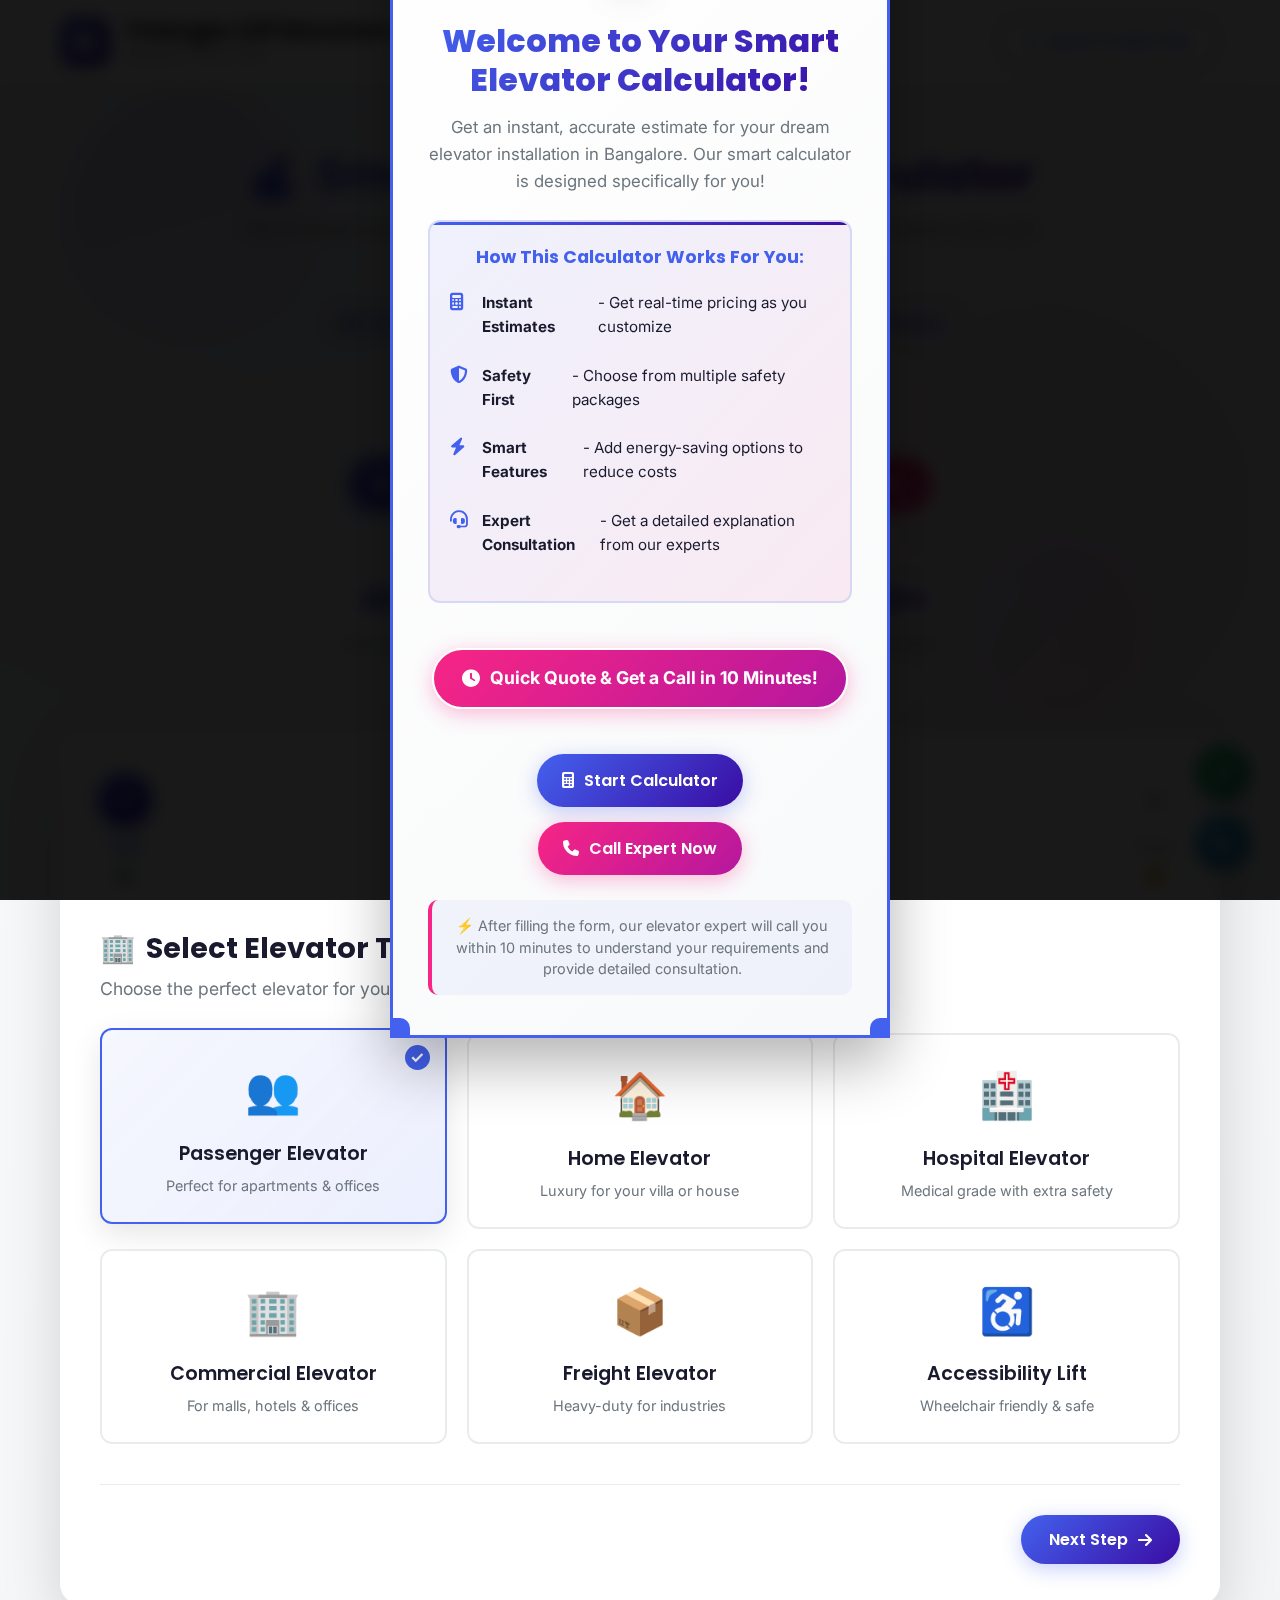
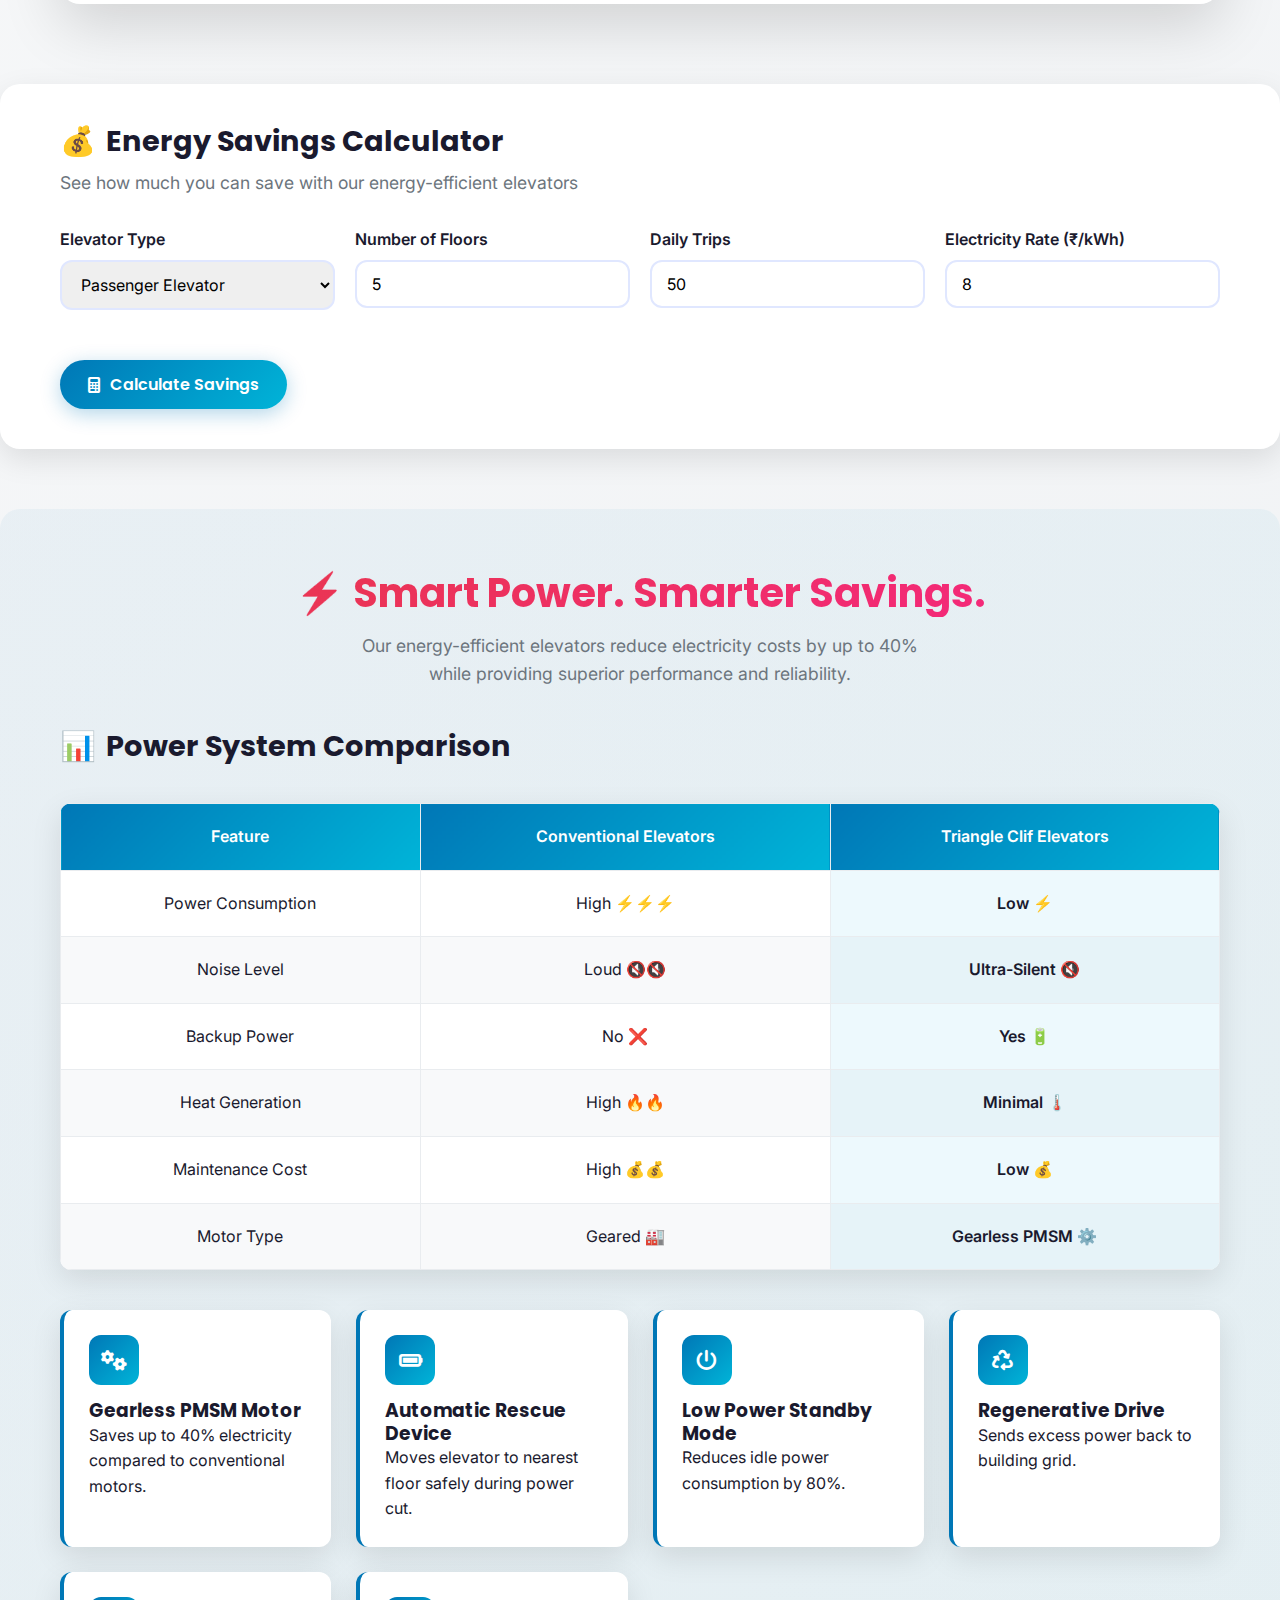
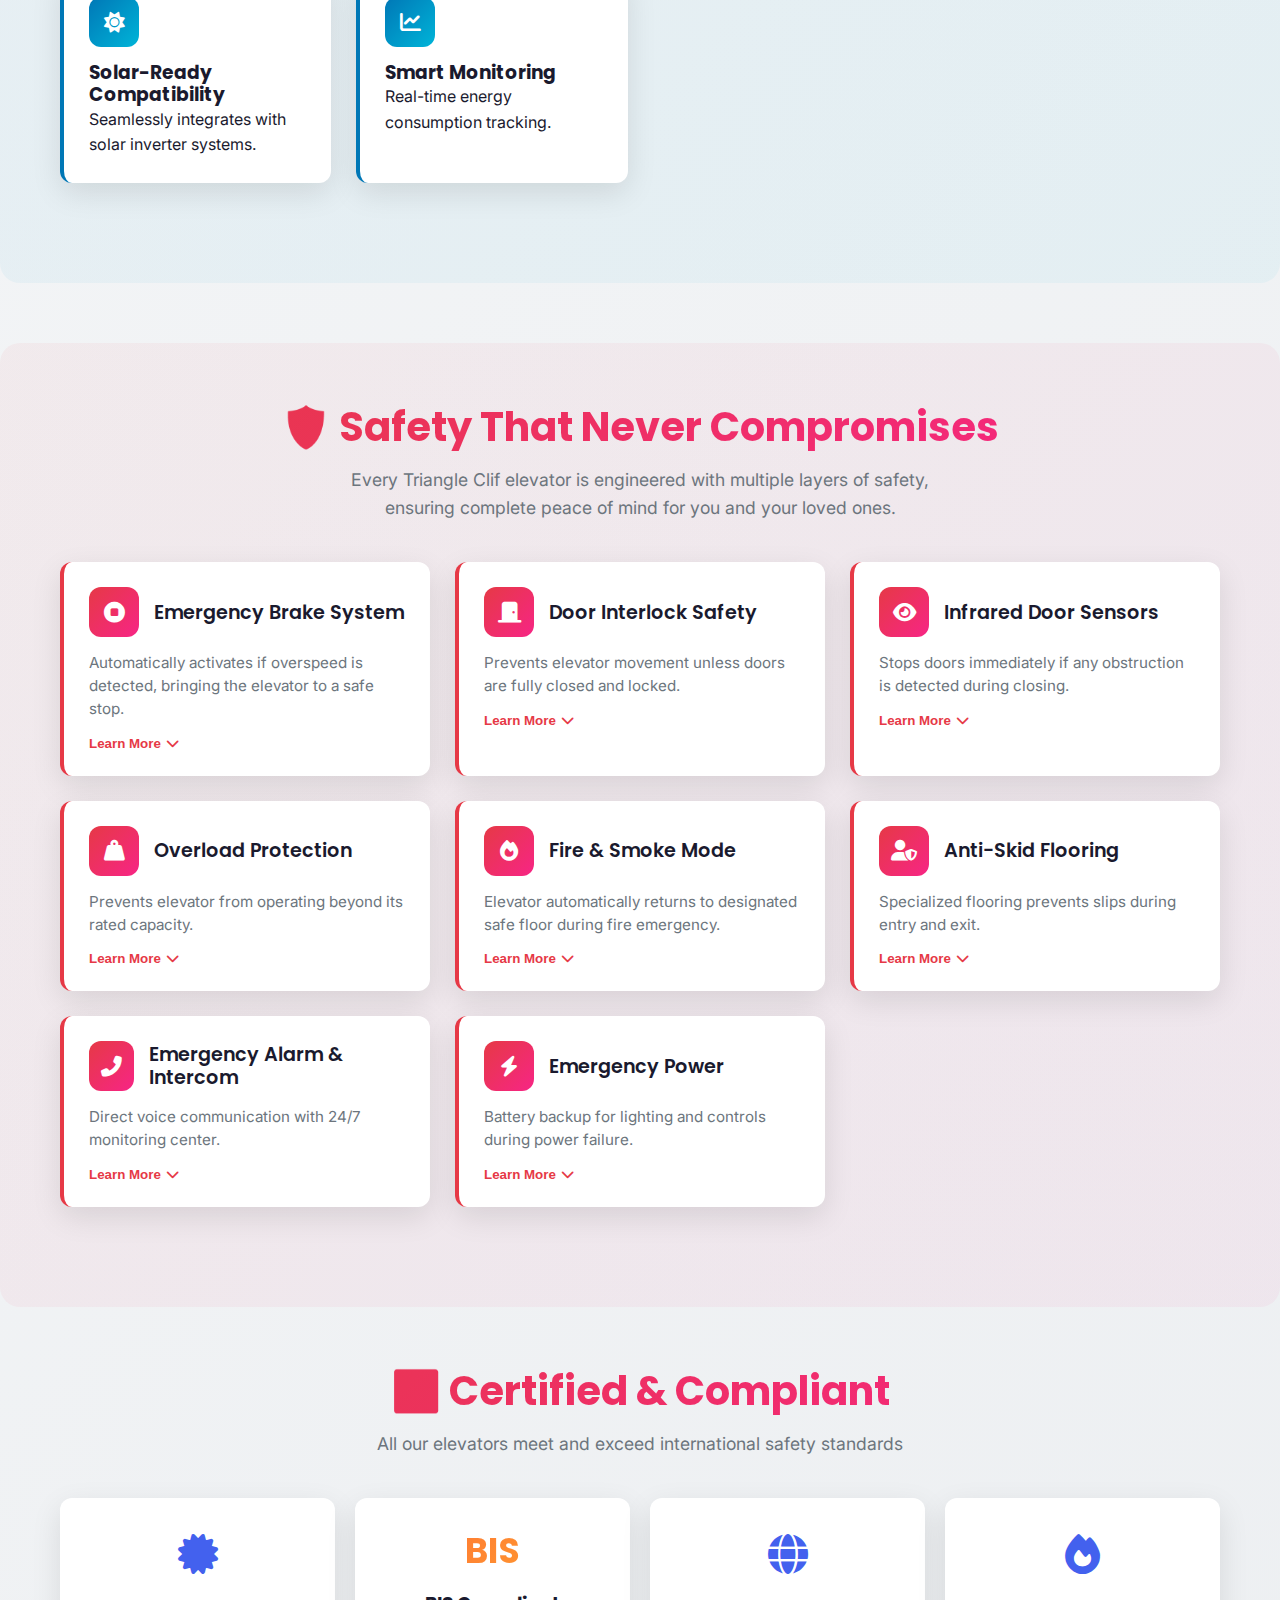
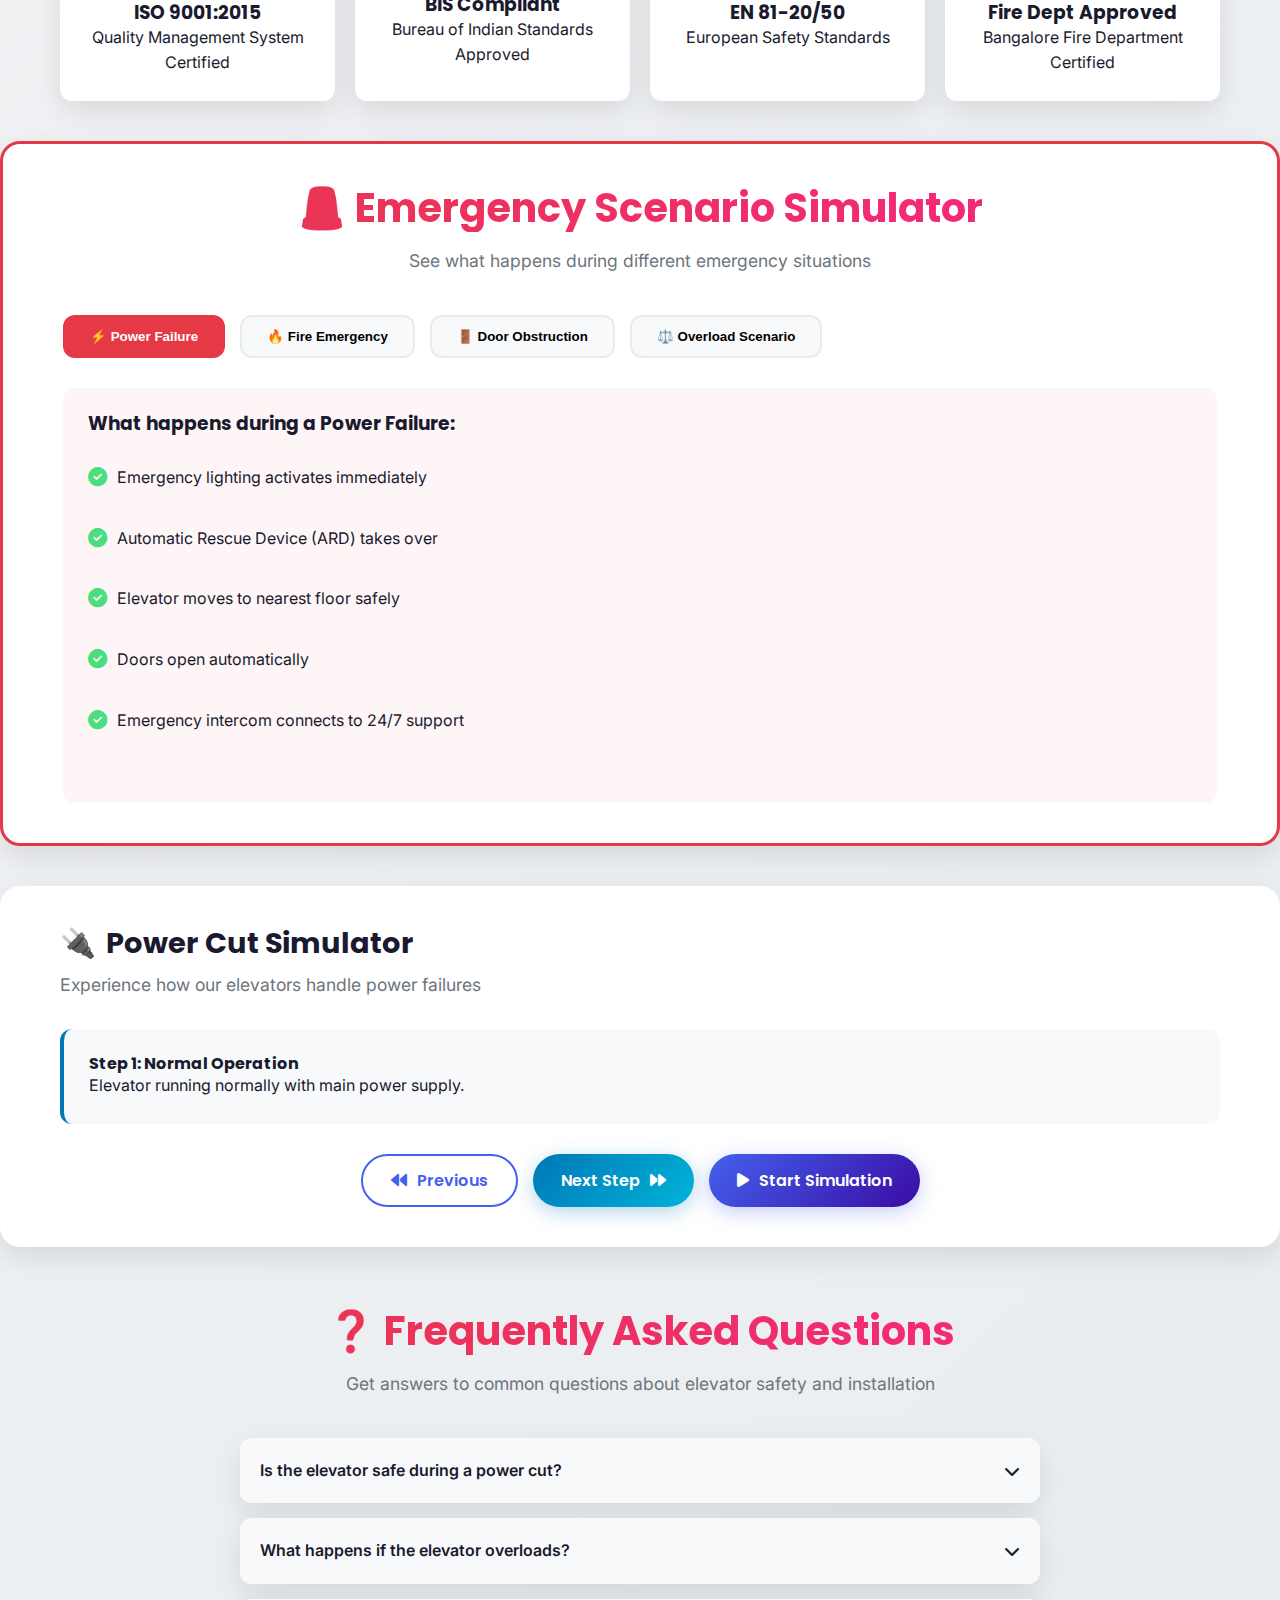
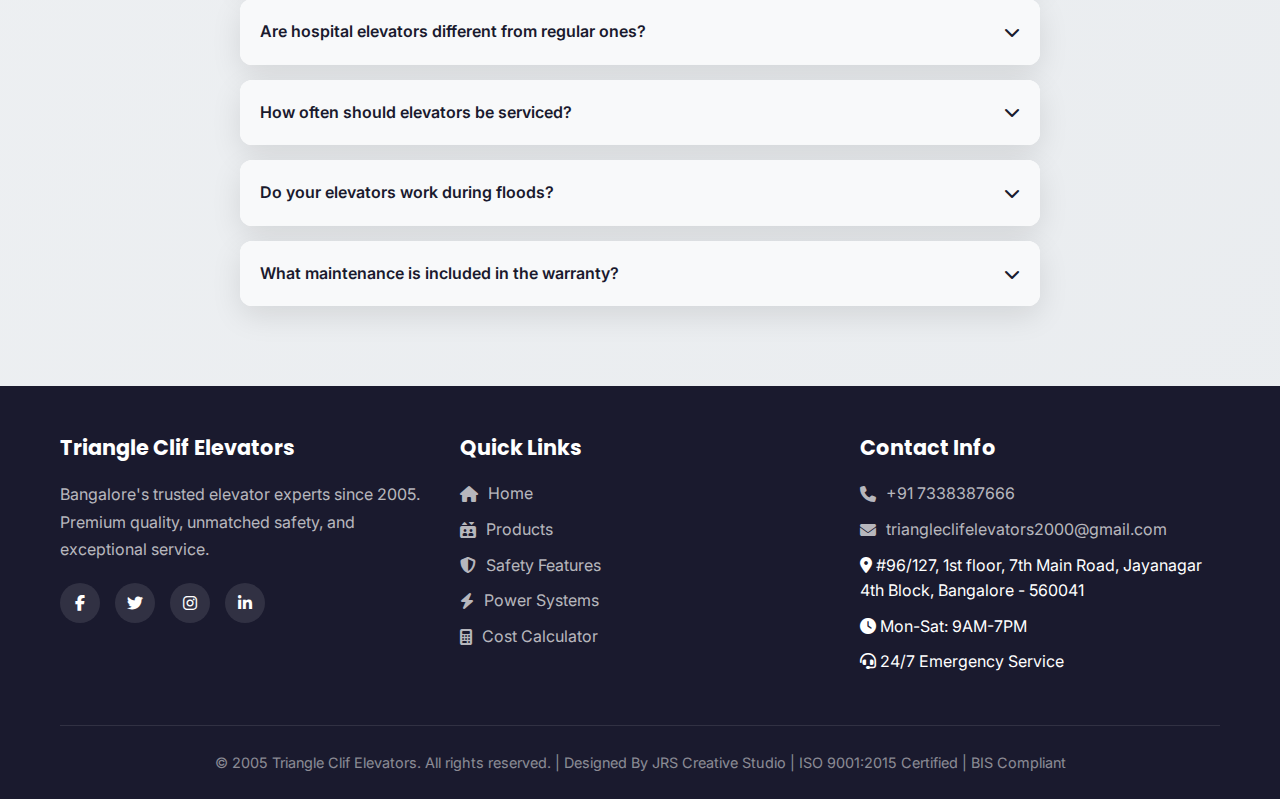
<file: calculator.html>
<!DOCTYPE html>
<html lang="en">
<head>
    <meta charset="UTF-8">
    <meta name="viewport" content="width=device-width, initial-scale=1.0">
    <title>💰 Elevator Cost Calculator | Triangle Clif Elevators Bangalore</title>
    <meta name="description" content="Get instant elevator cost estimate in Bangalore with our smart calculator. Quick, easy, and accurate pricing for all elevator types.">
    <link rel="preconnect" href="https://fonts.googleapis.com">
    <link rel="preconnect" href="https://fonts.gstatic.com" crossorigin>
    <link href="https://fonts.googleapis.com/css2?family=Poppins:wght@300;400;500;600;700;800&family=Inter:wght@300;400;500;600&display=swap" rel="stylesheet">
    <link rel="stylesheet" href="https://cdnjs.cloudflare.com/ajax/libs/font-awesome/6.4.0/css/all.min.css">
    <link rel="stylesheet" href="https://cdnjs.cloudflare.com/ajax/libs/animate.css/4.1.1/animate.min.css">
    <style>
        /* 🌟 VARIABLES */
        :root {
            --primary: #4361ee;
            --secondary: #3a0ca3;
            --accent: #f72585;
            --success: #4cc9f0;
            --warning: #f8961e;
            --safety-red: #e63946;
            --power-blue: #0077b6;
            --dark: #1a1a2e;
            --light: #f8f9fa;
            --gray: #6c757d;
            --white: #ffffff;
            --shadow: 0 10px 30px rgba(0,0,0,0.1);
            --shadow-lg: 0 20px 60px rgba(0,0,0,0.15);
            --radius: 20px;
            --radius-sm: 12px;
            --transition: all 0.4s cubic-bezier(0.175, 0.885, 0.32, 1.1);
            --gradient: linear-gradient(135deg, #4361ee, #3a0ca3);
            --gradient-accent: linear-gradient(135deg, #f72585, #b5179e);
            --gradient-safety: linear-gradient(135deg, #e63946, #f72585);
            --gradient-power: linear-gradient(135deg, #0077b6, #00b4d8);
        }

        /* 🔄 RESET & BASE */
        * {
            margin: 0;
            padding: 0;
            box-sizing: border-box;
        }

        html {
            scroll-behavior: smooth;
        }

        body {
            font-family: 'Inter', sans-serif;
            background: linear-gradient(135deg, #f8f9fa 0%, #e9ecef 100%);
            color: var(--dark);
            line-height: 1.6;
            min-height: 100vh;
            overflow-x: hidden;
        }

        .container {
            max-width: 1200px;
            margin: 0 auto;
            padding: 0 20px;
        }

        /* 🎯 TYPOGRAPHY */
        h1, h2, h3, h4 {
            font-family: 'Poppins', sans-serif;
            font-weight: 700;
            line-height: 1.2;
        }

        .emoji {
            display: inline-block;
            animation: wave 2s infinite;
            transform-origin: 70% 70%;
        }

        @keyframes wave {
            0%, 100% { transform: rotate(0deg); }
            25% { transform: rotate(10deg); }
            75% { transform: rotate(-10deg); }
        }

        /* 🎨 BUTTONS */
        .btn {
            display: inline-flex;
            align-items: center;
            justify-content: center;
            gap: 10px;
            padding: 12px 28px;
            border-radius: 50px;
            font-family: 'Poppins', sans-serif;
            font-weight: 600;
            font-size: 1rem;
            text-decoration: none;
            border: none;
            cursor: pointer;
            transition: var(--transition);
            position: relative;
            overflow: hidden;
        }

        .btn::after {
            content: '';
            position: absolute;
            top: 0;
            left: -100%;
            width: 100%;
            height: 100%;
            background: linear-gradient(90deg, transparent, rgba(255,255,255,0.2), transparent);
            transition: 0.5s;
        }

        .btn:hover::after {
            left: 100%;
        }

        .btn-primary {
            background: var(--gradient);
            color: var(--white);
            box-shadow: 0 5px 20px rgba(67, 97, 238, 0.3);
        }

        .btn-primary:hover {
            transform: translateY(-3px);
            box-shadow: 0 10px 30px rgba(67, 97, 238, 0.4);
        }

        .btn-secondary {
            background: var(--white);
            color: var(--primary);
            border: 2px solid var(--primary);
        }

        .btn-secondary:hover {
            background: var(--primary);
            color: var(--white);
            transform: translateY(-3px);
        }

        .btn-accent {
            background: var(--gradient-accent);
            color: var(--white);
            box-shadow: 0 5px 20px rgba(247, 37, 133, 0.3);
        }

        .btn-accent:hover {
            transform: translateY(-3px);
            box-shadow: 0 10px 30px rgba(247, 37, 133, 0.4);
        }

        .btn-safety {
            background: var(--gradient-safety);
            color: var(--white);
            box-shadow: 0 5px 20px rgba(230, 57, 70, 0.3);
        }

        .btn-power {
            background: var(--gradient-power);
            color: var(--white);
            box-shadow: 0 5px 20px rgba(0, 119, 182, 0.3);
        }

        /* 🌈 HEADER */
        .main-header {
            position: fixed;
            top: 0;
            left: 0;
            width: 100%;
            background: rgba(255, 255, 255, 0.95);
            backdrop-filter: blur(10px);
            z-index: 1000;
            box-shadow: 0 5px 20px rgba(0,0,0,0.05);
            animation: slideDown 0.5s ease;
        }

        @keyframes slideDown {
            from { transform: translateY(-100%); }
            to { transform: translateY(0); }
        }

        .header-content {
            display: flex;
            justify-content: space-between;
            align-items: center;
            padding: 15px 0;
        }

        .logo {
            display: flex;
            align-items: center;
            gap: 15px;
            text-decoration: none;
        }

        .logo-icon {
            width: 50px;
            height: 50px;
            background: var(--gradient);
            border-radius: 15px;
            display: flex;
            align-items: center;
            justify-content: center;
            animation: float 3s ease-in-out infinite;
        }

        @keyframes float {
            0%, 100% { transform: translateY(0); }
            50% { transform: translateY(-5px); }
        }

        .logo-icon i {
            color: var(--white);
            font-size: 24px;
        }

        .logo-text h1 {
            font-size: 1.5rem;
            color: var(--dark);
            margin: 0;
        }

        .logo-text span {
            font-size: 0.8rem;
            color: var(--gray);
            display: block;
        }

        /* 🚀 UPDATED HERO SECTION */
        .hero {
            padding: 150px 0 80px;
            text-align: center;
            position: relative;
            overflow: hidden;
        }

        .hero::before {
            content: '';
            position: absolute;
            top: 0;
            left: 0;
            right: 0;
            bottom: 0;
            background: radial-gradient(circle at 20% 30%, rgba(67, 97, 238, 0.08) 0%, transparent 50%),
                      radial-gradient(circle at 80% 70%, rgba(247, 37, 133, 0.08) 0%, transparent 50%);
            z-index: -1;
        }

        .hero-content {
            max-width: 800px;
            margin: 0 auto;
        }

        .hero-title {
            font-size: 2.8rem;
            margin-bottom: 15px;
            background: linear-gradient(135deg, var(--primary), var(--secondary));
            -webkit-background-clip: text;
            -webkit-text-fill-color: transparent;
            animation: fadeInUp 1s ease;
            line-height: 1.1;
        }

        .hero-title .emoji {
            font-size: 2.5rem;
            vertical-align: middle;
            margin-right: 10px;
        }

        .hero-subtitle {
            font-size: 1.1rem;
            color: var(--gray);
            margin-bottom: 30px;
            line-height: 1.6;
            animation: fadeInUp 1s ease 0.2s both;
        }

        .hero-features {
            display: flex;
            justify-content: center;
            gap: 25px;
            margin: 30px 0 40px;
            flex-wrap: wrap;
            animation: fadeInUp 1s ease 0.4s both;
        }

        .feature-badge {
            display: flex;
            align-items: center;
            gap: 8px;
            background: rgba(67, 97, 238, 0.1);
            padding: 10px 20px;
            border-radius: 50px;
            font-weight: 500;
            color: var(--primary);
            transition: var(--transition);
        }

        .feature-badge:hover {
            transform: translateY(-3px);
            background: rgba(67, 97, 238, 0.15);
        }

        .feature-badge i {
            font-size: 1.1rem;
        }

        .hero-actions {
            display: flex;
            gap: 15px;
            justify-content: center;
            animation: fadeInUp 1s ease 0.6s both;
        }

        .hero-stats {
            display: flex;
            justify-content: center;
            gap: 40px;
            margin-top: 60px;
            animation: fadeInUp 1s ease 0.8s both;
        }

        .stat-item {
            text-align: center;
        }

        .stat-number {
            font-size: 2.2rem;
            font-weight: 800;
            background: var(--gradient);
            -webkit-background-clip: text;
            -webkit-text-fill-color: transparent;
            margin-bottom: 5px;
        }

        .stat-label {
            font-size: 0.9rem;
            color: var(--gray);
        }

        /* 🎰 CALCULATOR */
        .calculator-container {
            background: var(--white);
            border-radius: var(--radius);
            box-shadow: var(--shadow-lg);
            padding: 40px;
            margin-bottom: 80px;
            position: relative;
            animation: fadeInUp 1s ease both;
            transform-style: preserve-3d;
            perspective: 1000px;
        }

        .calculator-header {
            text-align: center;
            margin-bottom: 40px;
        }

        .calculator-header h2 {
            font-size: 2.2rem;
            margin-bottom: 15px;
        }

        .calculator-header p {
            color: var(--gray);
            font-size: 1.1rem;
        }

        /* 📊 UPDATED PROGRESS WITH TICK MARKS */
        .progress-container {
            margin-bottom: 40px;
        }

        .progress-steps {
            display: flex;
            justify-content: space-between;
            position: relative;
            margin-bottom: 20px;
        }

        .progress-steps::before {
            content: '';
            position: absolute;
            top: 25px;
            left: 10%;
            right: 10%;
            height: 4px;
            background: #e9ecef;
            z-index: 1;
        }

        .progress-bar {
            position: absolute;
            top: 25px;
            left: 10%;
            height: 4px;
            background: var(--gradient);
            z-index: 2;
            transition: width 0.5s ease;
            border-radius: 2px;
        }

        .step {
            display: flex;
            flex-direction: column;
            align-items: center;
            z-index: 3;
            position: relative;
        }

        .step-circle {
            width: 50px;
            height: 50px;
            border-radius: 50%;
            background: var(--white);
            border: 3px solid #e9ecef;
            display: flex;
            align-items: center;
            justify-content: center;
            font-weight: 700;
            font-size: 1.2rem;
            color: var(--gray);
            margin-bottom: 10px;
            transition: all 0.4s ease;
            cursor: pointer;
            position: relative;
            overflow: hidden;
        }

        .step-circle .number {
            transition: all 0.3s ease;
        }

        .step-circle .tick {
            position: absolute;
            font-size: 1.5rem;
            color: var(--white);
            opacity: 0;
            transform: scale(0);
            transition: all 0.4s cubic-bezier(0.175, 0.885, 0.32, 1.275);
        }

        .step.active .step-circle {
            border-color: var(--primary);
            background: var(--gradient);
            color: var(--white);
            transform: scale(1.1);
            box-shadow: 0 5px 20px rgba(67, 97, 238, 0.3);
        }

        .step.active .step-circle .number {
            opacity: 1;
            transform: scale(1);
        }

        .step.completed .step-circle {
            background: #4ade80;
            border-color: #4ade80;
            animation: tickPulse 0.6s ease;
        }

        .step.completed .step-circle .number {
            opacity: 0;
            transform: scale(0);
        }

        .step.completed .step-circle .tick {
            opacity: 1;
            transform: scale(1);
        }

        @keyframes tickPulse {
            0% { transform: scale(1); }
            50% { transform: scale(1.2); }
            100% { transform: scale(1.1); }
        }

        .step-label {
            font-size: 0.9rem;
            color: var(--gray);
            font-weight: 500;
            text-align: center;
            transition: all 0.3s ease;
        }

        .step-label span {
            display: block;
            font-size: 1.2rem;
            margin-bottom: 2px;
        }

        .step.active .step-label {
            color: var(--primary);
            font-weight: 600;
        }

        /* 🎴 STEP CONTENT */
        .step-content {
            min-height: 400px;
            position: relative;
        }

        .step-panel {
            display: none;
            animation: fadeIn 0.5s ease;
        }

        @keyframes fadeIn {
            from { opacity: 0; transform: translateY(20px); }
            to { opacity: 1; transform: translateY(0); }
        }

        .step-panel.active {
            display: block;
        }

        .panel-title {
            font-size: 1.8rem;
            margin-bottom: 10px;
            display: flex;
            align-items: center;
            gap: 10px;
        }

        .panel-subtitle {
            color: var(--gray);
            margin-bottom: 30px;
            font-size: 1.1rem;
        }

        /* 🃏 OPTION CARDS */
        .options-grid {
            display: grid;
            grid-template-columns: repeat(auto-fit, minmax(280px, 1fr));
            gap: 20px;
            margin-bottom: 30px;
        }

        .option-card {
            background: var(--white);
            border: 2px solid #e9ecef;
            border-radius: var(--radius-sm);
            padding: 25px 20px;
            text-align: center;
            cursor: pointer;
            transition: var(--transition);
            position: relative;
            overflow: hidden;
        }

        .option-card:hover {
            transform: translateY(-5px);
            border-color: var(--primary);
            box-shadow: var(--shadow);
        }

        .option-card.selected {
            border-color: var(--primary);
            background: linear-gradient(135deg, rgba(67, 97, 238, 0.05), rgba(67, 97, 238, 0.1));
            transform: translateY(-5px);
            box-shadow: var(--shadow);
        }

        .option-card.selected::before {
            content: '✓';
            position: absolute;
            top: 15px;
            right: 15px;
            width: 25px;
            height: 25px;
            background: var(--primary);
            color: var(--white);
            border-radius: 50%;
            display: flex;
            align-items: center;
            justify-content: center;
            font-weight: bold;
            animation: popIn 0.3s ease;
        }

        @keyframes popIn {
            from { transform: scale(0); }
            to { transform: scale(1); }
        }

        .option-emoji {
            font-size: 2.8rem;
            margin-bottom: 15px;
            display: block;
            animation: float 3s ease-in-out infinite;
        }

        .option-title {
            font-size: 1.2rem;
            font-weight: 600;
            margin-bottom: 10px;
            color: var(--dark);
        }

        .option-desc {
            color: var(--gray);
            font-size: 0.9rem;
            line-height: 1.5;
        }

        /* 📏 SLIDERS */
        .slider-container {
            background: var(--light);
            padding: 25px;
            border-radius: var(--radius-sm);
            margin-bottom: 25px;
        }

        .slider-header {
            display: flex;
            justify-content: space-between;
            align-items: center;
            margin-bottom: 15px;
        }

        .slider-label {
            font-size: 1.1rem;
            font-weight: 600;
            color: var(--dark);
        }

        .slider-value {
            font-size: 1.4rem;
            font-weight: 700;
            color: var(--primary);
            background: var(--white);
            padding: 5px 15px;
            border-radius: 50px;
            box-shadow: 0 3px 10px rgba(0,0,0,0.1);
            min-width: 100px;
            text-align: center;
        }

        input[type="range"] {
            width: 100%;
            height: 10px;
            -webkit-appearance: none;
            background: #e9ecef;
            border-radius: 5px;
            outline: none;
        }

        input[type="range"]::-webkit-slider-thumb {
            -webkit-appearance: none;
            width: 24px;
            height: 24px;
            border-radius: 50%;
            background: var(--gradient);
            cursor: pointer;
            border: 3px solid var(--white);
            box-shadow: 0 3px 10px rgba(0,0,0,0.2);
            transition: var(--transition);
        }

        input[type="range"]::-webkit-slider-thumb:hover {
            transform: scale(1.2);
        }

        /* 💰 PRICE DISPLAY */
        .price-display {
            text-align: center;
            padding: 35px;
            background: linear-gradient(135deg, rgba(67, 97, 238, 0.05), rgba(247, 37, 133, 0.05));
            border-radius: var(--radius);
            margin: 40px 0;
            animation: fadeIn 0.8s ease;
        }

        .price-label {
            font-size: 1.1rem;
            color: var(--gray);
            margin-bottom: 10px;
        }

        .price-amount {
            font-size: 3.2rem;
            font-weight: 800;
            background: var(--gradient);
            -webkit-background-clip: text;
            -webkit-text-fill-color: transparent;
            margin-bottom: 10px;
            line-height: 1;
        }

        .price-note {
            color: var(--gray);
            font-size: 0.9rem;
            margin-top: 15px;
        }

        .price-breakdown {
            display: grid;
            grid-template-columns: repeat(auto-fit, minmax(200px, 1fr));
            gap: 20px;
            margin-top: 30px;
        }

        .price-tier {
            background: var(--white);
            padding: 22px;
            border-radius: var(--radius-sm);
            text-align: center;
            box-shadow: var(--shadow);
            transition: var(--transition);
        }

        .price-tier:hover {
            transform: translateY(-5px);
            box-shadow: var(--shadow-lg);
        }

        .tier-name {
            font-size: 0.95rem;
            color: var(--gray);
            margin-bottom: 10px;
        }

        .tier-price {
            font-size: 1.8rem;
            font-weight: 700;
            color: var(--primary);
        }

        /* 📋 FEATURES LIST */
        .features-list {
            display: grid;
            grid-template-columns: repeat(auto-fit, minmax(250px, 1fr));
            gap: 20px;
            margin: 40px 0;
        }

        .feature-item {
            display: flex;
            align-items: center;
            gap: 15px;
            padding: 20px;
            background: var(--white);
            border-radius: var(--radius-sm);
            box-shadow: var(--shadow);
            transition: var(--transition);
        }

        .feature-item:hover {
            transform: translateX(5px);
            box-shadow: var(--shadow-lg);
        }

        .feature-icon {
            width: 50px;
            height: 50px;
            background: var(--gradient);
            border-radius: 12px;
            display: flex;
            align-items: center;
            justify-content: center;
            color: var(--white);
            font-size: 1.3rem;
        }

        .feature-text h4 {
            font-size: 1.1rem;
            margin-bottom: 5px;
        }

        .feature-text p {
            font-size: 0.9rem;
            color: var(--gray);
        }

        /* 🔄 NAVIGATION */
        .navigation {
            display: flex;
            justify-content: space-between;
            margin-top: 40px;
            padding-top: 30px;
            border-top: 1px solid #e9ecef;
        }

        /* 🔐 SAFETY SECTION */
        .safety-section {
            background: linear-gradient(135deg, rgba(230, 57, 70, 0.05), rgba(247, 37, 133, 0.05));
            border-radius: var(--radius);
            padding: 60px 40px;
            margin: 60px 0;
            position: relative;
            overflow: hidden;
        }

        .safety-section::before {
            content: '';
            position: absolute;
            top: -50%;
            right: -20%;
            width: 300px;
            height: 300px;
            background: radial-gradient(circle, rgba(230, 57, 70, 0.1) 0%, transparent 70%);
            border-radius: 50%;
        }

        .section-header {
            text-align: center;
            margin-bottom: 40px;
        }

        .section-title {
            font-size: 2.5rem;
            margin-bottom: 15px;
            background: var(--gradient-safety);
            -webkit-background-clip: text;
            -webkit-text-fill-color: transparent;
        }

        .section-subtitle {
            font-size: 1.1rem;
            color: var(--gray);
            max-width: 600px;
            margin: 0 auto;
        }

        .safety-features-grid {
            display: grid;
            grid-template-columns: repeat(auto-fit, minmax(300px, 1fr));
            gap: 25px;
            margin: 40px 0;
        }

        .safety-card {
            background: var(--white);
            border-radius: var(--radius-sm);
            padding: 25px;
            box-shadow: var(--shadow);
            transition: var(--transition);
            border-left: 4px solid var(--safety-red);
        }

        .safety-card:hover {
            transform: translateY(-5px);
            box-shadow: var(--shadow-lg);
        }

        .safety-card-header {
            display: flex;
            align-items: center;
            gap: 15px;
            margin-bottom: 15px;
        }

        .safety-icon {
            width: 50px;
            height: 50px;
            background: var(--gradient-safety);
            border-radius: 12px;
            display: flex;
            align-items: center;
            justify-content: center;
            color: var(--white);
            font-size: 1.3rem;
        }

        .safety-title {
            font-size: 1.2rem;
            font-weight: 600;
            color: var(--dark);
        }

        .safety-desc {
            color: var(--gray);
            font-size: 0.95rem;
            line-height: 1.5;
            margin-bottom: 15px;
        }

        .learn-more-btn {
            background: none;
            border: none;
            color: var(--safety-red);
            font-weight: 600;
            cursor: pointer;
            display: flex;
            align-items: center;
            gap: 5px;
            transition: var(--transition);
        }

        .learn-more-btn:hover {
            color: #c1121f;
        }

        .safety-details {
            display: none;
            margin-top: 15px;
            padding: 15px;
            background: rgba(230, 57, 70, 0.05);
            border-radius: var(--radius-sm);
            animation: fadeIn 0.3s ease;
        }

        .safety-details.active {
            display: block;
        }

        /* ⚡ POWER SECTION */
        .power-section {
            background: linear-gradient(135deg, rgba(0, 119, 182, 0.05), rgba(0, 180, 216, 0.05));
            border-radius: var(--radius);
            padding: 60px 40px;
            margin: 60px 0;
        }

        .power-features-grid {
            display: grid;
            grid-template-columns: repeat(auto-fit, minmax(250px, 1fr));
            gap: 25px;
            margin: 40px 0;
        }

        .power-card {
            background: var(--white);
            border-radius: var(--radius-sm);
            padding: 25px;
            box-shadow: var(--shadow);
            transition: var(--transition);
            border-left: 4px solid var(--power-blue);
        }

        .power-card:hover {
            transform: translateY(-5px);
            box-shadow: var(--shadow-lg);
        }

        .power-icon {
            width: 50px;
            height: 50px;
            background: var(--gradient-power);
            border-radius: 12px;
            display: flex;
            align-items: center;
            justify-content: center;
            color: var(--white);
            font-size: 1.3rem;
            margin-bottom: 15px;
        }

        /* 🎯 SAFETY SELECTOR */
        .safety-selector {
            margin: 40px 0;
        }

        .safety-options {
            display: grid;
            grid-template-columns: repeat(3, 1fr);
            gap: 20px;
            margin: 30px 0;
        }

        .safety-option {
            background: var(--white);
            border: 3px solid #e9ecef;
            border-radius: var(--radius-sm);
            padding: 30px 20px;
            text-align: center;
            cursor: pointer;
            transition: var(--transition);
            position: relative;
        }

        .safety-option:hover {
            transform: translateY(-5px);
            box-shadow: var(--shadow);
        }

        .safety-option.selected {
            border-color: var(--safety-red);
            background: linear-gradient(135deg, rgba(230, 57, 70, 0.05), rgba(230, 57, 70, 0.1));
            transform: translateY(-5px);
            box-shadow: var(--shadow);
        }

        .safety-score {
            display: flex;
            justify-content: center;
            gap: 5px;
            margin: 15px 0;
        }

        .safety-star {
            color: #ffd700;
            font-size: 1.5rem;
        }

        .safety-included {
            text-align: left;
            margin-top: 20px;
        }

        .safety-included h4 {
            margin-bottom: 10px;
            color: var(--dark);
        }

        .safety-included ul {
            list-style: none;
        }

        .safety-included li {
            margin-bottom: 8px;
            font-size: 0.9rem;
            color: var(--gray);
            display: flex;
            align-items: center;
            gap: 8px;
        }

        .safety-included li::before {
            content: '✓';
            color: #4ade80;
            font-weight: bold;
        }

        /* 🛡️ CERTIFICATION BADGES */
        .certification-grid {
            display: grid;
            grid-template-columns: repeat(auto-fit, minmax(200px, 1fr));
            gap: 20px;
            margin: 40px 0;
        }

        .certification-badge {
            background: var(--white);
            border-radius: var(--radius-sm);
            padding: 25px 20px;
            text-align: center;
            box-shadow: var(--shadow);
            transition: var(--transition);
            position: relative;
        }

        .certification-badge:hover {
            transform: translateY(-5px);
            box-shadow: var(--shadow-lg);
        }

        .cert-icon {
            font-size: 2.5rem;
            color: var(--primary);
            margin-bottom: 15px;
        }

        /* BIS Logo Styling */
        .bis-logo {
            font-family: 'Poppins', sans-serif;
            font-weight: 700;
            background: linear-gradient(135deg, #ff6b35, #ffa62e);
            -webkit-background-clip: text;
            -webkit-text-fill-color: transparent;
            font-size: 2.2rem;
        }

        /* 🔌 POWER SIMULATOR */
        .power-simulator {
            background: var(--white);
            border-radius: var(--radius);
            padding: 40px;
            margin: 40px 0;
            box-shadow: var(--shadow);
        }

        .simulator-steps {
            display: flex;
            flex-direction: column;
            gap: 20px;
            margin: 30px 0;
        }

        .simulator-step {
            display: none;
            padding: 25px;
            background: var(--light);
            border-radius: var(--radius-sm);
            border-left: 4px solid var(--power-blue);
        }

        .simulator-step.active {
            display: block;
            animation: fadeIn 0.5s ease;
        }

        .simulator-controls {
            display: flex;
            gap: 15px;
            justify-content: center;
            margin-top: 30px;
        }

        /* 📱 FLOATING ACTION */
        .floating-actions {
            position: fixed;
            bottom: 30px;
            right: 30px;
            display: flex;
            flex-direction: column;
            gap: 15px;
            z-index: 100;
        }

        .floating-btn {
            width: 55px;
            height: 55px;
            border-radius: 50%;
            display: flex;
            align-items: center;
            justify-content: center;
            color: var(--white);
            font-size: 1.3rem;
            text-decoration: none;
            box-shadow: var(--shadow);
            transition: var(--transition);
            position: relative;
            animation: float 3s ease-in-out infinite;
        }

        .floating-btn.whatsapp {
            background: linear-gradient(135deg, #25D366, #128C7E);
            animation-delay: 0.2s;
        }

        .floating-btn.phone {
            background: linear-gradient(135deg, #34B7F1, #0a7ea6);
            animation-delay: 0.4s;
        }

        .floating-btn:hover {
            transform: scale(1.1);
            box-shadow: var(--shadow-lg);
        }

        .floating-tooltip {
            position: absolute;
            right: 65px;
            background: var(--dark);
            color: var(--white);
            padding: 8px 12px;
            border-radius: 8px;
            font-size: 0.85rem;
            white-space: nowrap;
            opacity: 0;
            transform: translateX(20px);
            transition: var(--transition);
            pointer-events: none;
        }

        .floating-btn:hover .floating-tooltip {
            opacity: 1;
            transform: translateX(0);
        }

        /* 🎉 CONFETTI */
        .confetti {
            position: fixed;
            width: 10px;
            height: 10px;
            background: var(--accent);
            top: -10px;
            z-index: 9999;
            opacity: 0;
        }

        /* 📝 MODAL */
        .modal {
            display: none;
            position: fixed;
            top: 0;
            left: 0;
            width: 100%;
            height: 100%;
            background: rgba(0,0,0,0.7);
            z-index: 3000;
            align-items: center;
            justify-content: center;
            padding: 20px;
        }

        .modal.active {
            display: flex;
            animation: fadeIn 0.3s ease;
        }

        .modal-content {
            background: var(--white);
            border-radius: var(--radius);
            padding: 35px;
            max-width: 500px;
            width: 100%;
            max-height: 90vh;
            overflow-y: auto;
            animation: slideUp 0.5s ease;
        }

        @keyframes slideUp {
            from { transform: translateY(50px); opacity: 0; }
            to { transform: translateY(0); opacity: 1; }
        }

        .modal-header {
            display: flex;
            justify-content: space-between;
            align-items: center;
            margin-bottom: 20px;
        }

        .modal-close {
            background: none;
            border: none;
            font-size: 1.5rem;
            color: var(--gray);
            cursor: pointer;
            transition: var(--transition);
        }

        .modal-close:hover {
            color: var(--accent);
            transform: rotate(90deg);
        }

        /* FOOTER */
        .footer {
            background: var(--dark);
            color: var(--white);
            padding: 50px 0 25px;
            margin-top: 80px;
        }

        .footer-content {
            display: grid;
            grid-template-columns: repeat(auto-fit, minmax(250px, 1fr));
            gap: 40px;
            margin-bottom: 40px;
        }

        .footer-section h3 {
            font-size: 1.3rem;
            margin-bottom: 20px;
            color: var(--white);
        }

        .footer-section p {
            color: rgba(255,255,255,0.7);
            line-height: 1.7;
        }

        .footer-links {
            list-style: none;
        }

        .footer-links li {
            margin-bottom: 10px;
        }

        .footer-links a {
            color: rgba(255,255,255,0.7);
            text-decoration: none;
            transition: var(--transition);
            display: flex;
            align-items: center;
            gap: 10px;
        }

        .footer-links a:hover {
            color: var(--white);
            transform: translateX(5px);
        }

        .social-links {
            display: flex;
            gap: 15px;
            margin-top: 20px;
        }

        .social-link {
            width: 40px;
            height: 40px;
            border-radius: 50%;
            background: rgba(255,255,255,0.1);
            display: flex;
            align-items: center;
            justify-content: center;
            color: var(--white);
            text-decoration: none;
            transition: var(--transition);
        }

        .social-link:hover {
            background: var(--primary);
            transform: translateY(-3px);
        }

        .footer-bottom {
            text-align: center;
            padding-top: 25px;
            border-top: 1px solid rgba(255,255,255,0.1);
            color: rgba(255,255,255,0.5);
            font-size: 0.9rem;
        }

        /* 📱 RESPONSIVE */
        @media (max-width: 992px) {
            .hero-title {
                font-size: 2.3rem;
            }
            
            .options-grid {
                grid-template-columns: repeat(2, 1fr);
            }
            
            .price-breakdown {
                grid-template-columns: repeat(2, 1fr);
            }
            
            .safety-options {
                grid-template-columns: repeat(2, 1fr);
            }
            
            .welcome-content {
                max-width: 450px;
                padding: 35px 25px;
            }
            
            .welcome-title {
                font-size: 1.9rem;
            }
        }

        @media (max-width: 768px) {
            .hero {
                padding: 130px 0 50px;
            }
            
            .hero-title {
                font-size: 2rem;
            }
            
            .hero-features {
                flex-direction: column;
                align-items: center;
                gap: 15px;
            }
            
            .hero-stats {
                flex-direction: column;
                gap: 25px;
            }
            
            .calculator-container {
                padding: 25px 20px;
            }
            
            .options-grid {
                grid-template-columns: 1fr;
            }
            
            .price-breakdown {
                grid-template-columns: 1fr;
            }
            
            .progress-steps {
                flex-direction: column;
                gap: 30px;
                align-items: center;
            }
            
            .progress-steps::before {
                display: none;
            }
            
            .progress-bar {
                display: none;
            }
            
            .step-label {
                font-size: 1rem;
            }
            
            .navigation {
                flex-direction: column;
                gap: 15px;
            }
            
            .floating-actions {
                bottom: 20px;
                right: 20px;
            }
            
            .hero-actions {
                flex-direction: column;
                align-items: center;
            }
            
            .hero-actions .btn {
                width: 100%;
                max-width: 280px;
            }
            
            .safety-options {
                grid-template-columns: 1fr;
            }
            
            .safety-section, .power-section {
                padding: 40px 20px;
            }
            
            .welcome-content {
                max-width: 400px;
                padding: 30px 20px;
            }
            
            .welcome-title {
                font-size: 1.7rem;
            }
            
            .welcome-features {
                padding: 20px 15px;
            }
        }

        @media (max-width: 480px) {
            .hero-title {
                font-size: 1.8rem;
            }
            
            .panel-title {
                font-size: 1.5rem;
            }
            
            .price-amount {
                font-size: 2.5rem;
            }
            
            .calculator-header h2 {
                font-size: 1.8rem;
            }
            
            .floating-tooltip {
                display: none;
            }
            
            .feature-badge {
                padding: 8px 16px;
                font-size: 0.9rem;
            }
            
            .section-title {
                font-size: 2rem;
            }
            
            .welcome-content {
                max-width: 320px;
                padding: 25px 20px;
            }
            
            .welcome-title {
                font-size: 1.5rem;
            }
            
            .welcome-emoji {
                font-size: 3rem;
            }
            
            .welcome-subtitle {
                font-size: 0.95rem;
            }
            
            .welcome-features li {
                font-size: 0.85rem;
            }
            
            .welcome-note {
                font-size: 0.8rem;
            }
        }

        /* ✨ SPECIAL EFFECTS */
        .sparkle {
            position: absolute;
            width: 20px;
            height: 20px;
            pointer-events: none;
            opacity: 0;
        }

        .bounce {
            animation: bounce 2s infinite;
        }

        @keyframes bounce {
            0%, 100% { transform: translateY(0); }
            50% { transform: translateY(-10px); }
        }

        .spin {
            animation: spin 3s linear infinite;
        }

        @keyframes spin {
            100% { transform: rotate(360deg); }
        }

        /* 🎮 INTERACTIVE ELEMENTS */
        .interactive-label {
            position: relative;
            display: inline-block;
            cursor: pointer;
        }

        /* 🎪 DECORATIONS */
        .decoration {
            position: absolute;
            pointer-events: none;
            z-index: -1;
        }

        .circle {
            border-radius: 50%;
            background: linear-gradient(135deg, rgba(67, 97, 238, 0.1), rgba(247, 37, 133, 0.1));
            animation: float 6s ease-in-out infinite;
        }

        /* Form Styles */
        .form-group {
            margin-bottom: 20px;
        }

        .form-group label {
            display: block;
            font-weight: 600;
            margin-bottom: 8px;
            color: var(--dark);
        }

        .form-group input,
        .form-group textarea,
        .form-group select {
            width: 100%;
            padding: 12px 15px;
            border: 2px solid #e0e7ff;
            border-radius: var(--radius-sm);
            font-family: 'Inter', sans-serif;
            font-size: 1rem;
            transition: var(--transition);
        }

        .form-group input:focus,
        .form-group textarea:focus,
        .form-group select:focus {
            outline: none;
            border-color: var(--primary);
            box-shadow: 0 0 0 3px rgba(67, 97, 238, 0.1);
        }

        .form-message {
            margin-top: 20px;
            padding: 15px;
            border-radius: var(--radius-sm);
            text-align: center;
            font-weight: 500;
            display: none;
            animation: fadeIn 0.3s ease;
        }

        .form-message.success {
            background: rgba(76, 201, 240, 0.1);
            color: #0e7490;
            display: block;
        }

        .form-message.error {
            background: rgba(239, 68, 68, 0.1);
            color: #b91c1c;
            display: block;
        }

        /* Fade In Up Animation */
        @keyframes fadeInUp {
            from {
                opacity: 0;
                transform: translateY(30px);
            }
            to {
                opacity: 1;
                transform: translateY(0);
            }
        }

        /* Energy Calculator */
        .energy-calculator {
            background: var(--white);
            border-radius: var(--radius);
            padding: 40px;
            margin: 40px 0;
            box-shadow: var(--shadow);
        }

        .calculator-inputs {
            display: grid;
            grid-template-columns: repeat(auto-fit, minmax(200px, 1fr));
            gap: 20px;
            margin: 30px 0;
        }

        .calculator-result {
            background: linear-gradient(135deg, rgba(0, 180, 216, 0.1), rgba(0, 119, 182, 0.1));
            border-radius: var(--radius-sm);
            padding: 25px;
            text-align: center;
            margin-top: 30px;
        }

        .savings-badge {
            display: inline-block;
            background: #4ade80;
            color: white;
            padding: 5px 15px;
            border-radius: 50px;
            font-weight: 600;
            margin-top: 10px;
        }

        /* Comparison Table */
        .comparison-table {
            width: 100%;
            border-collapse: collapse;
            margin: 40px 0;
            background: var(--white);
            border-radius: var(--radius-sm);
            overflow: hidden;
            box-shadow: var(--shadow);
        }

        .comparison-table th,
        .comparison-table td {
            padding: 20px;
            text-align: center;
            border: 1px solid #e9ecef;
        }

        .comparison-table th {
            background: var(--gradient-power);
            color: var(--white);
            font-weight: 600;
        }

        .comparison-table tr:nth-child(even) {
            background: #f8f9fa;
        }

        .highlight {
            background: rgba(76, 201, 240, 0.1) !important;
            font-weight: 600;
        }

        /* FAQ Section */
        .faq-section {
            margin: 60px 0;
        }

        .faq-container {
            max-width: 800px;
            margin: 0 auto;
        }

        .faq-item {
            background: var(--white);
            border-radius: var(--radius-sm);
            margin-bottom: 15px;
            overflow: hidden;
            box-shadow: var(--shadow);
        }

        .faq-question {
            padding: 20px;
            font-weight: 600;
            cursor: pointer;
            display: flex;
            justify-content: space-between;
            align-items: center;
            background: var(--light);
            transition: var(--transition);
        }

        .faq-question:hover {
            background: #e9ecef;
        }

        .faq-answer {
            padding: 0 20px;
            max-height: 0;
            overflow: hidden;
            transition: max-height 0.3s ease;
        }

        .faq-answer.active {
            padding: 20px;
            max-height: 500px;
        }

        /* Emergency Simulator */
        .emergency-simulator {
            background: var(--white);
            border-radius: var(--radius);
            padding: 40px;
            margin: 40px 0;
            box-shadow: var(--shadow);
            border: 3px solid var(--safety-red);
        }

        .scenario-buttons {
            display: flex;
            gap: 15px;
            flex-wrap: wrap;
            margin: 30px 0;
        }

        .scenario-btn {
            padding: 12px 25px;
            background: var(--light);
            border: 2px solid #e9ecef;
            border-radius: var(--radius-sm);
            font-weight: 600;
            cursor: pointer;
            transition: var(--transition);
        }

        .scenario-btn:hover {
            background: #e9ecef;
        }

        .scenario-btn.active {
            background: var(--safety-red);
            color: white;
            border-color: var(--safety-red);
        }

        .scenario-content {
            display: none;
            padding: 25px;
            background: rgba(230, 57, 70, 0.05);
            border-radius: var(--radius-sm);
            margin-top: 20px;
            animation: fadeIn 0.5s ease;
        }

        .scenario-content.active {
            display: block;
        }

        .scenario-step {
            margin-bottom: 15px;
            display: flex;
            align-items: flex-start;
            gap: 10px;
        }

        .scenario-step i {
            color: #4ade80;
            font-size: 1.2rem;
            margin-top: 3px;
        }

        .scenario-step p {
            margin: 0;
        }

        /* 🎪 UPDATED WELCOME POPUP - SQUARE SHAPE & MOBILE FRIENDLY */
        .welcome-popup {
            display: none;
            position: fixed;
            top: 0;
            left: 0;
            width: 100%;
            height: 100%;
            background: rgba(0, 0, 0, 0.9);
            backdrop-filter: blur(8px);
            z-index: 4000;
            align-items: center;
            justify-content: center;
            padding: 15px;
            animation: fadeIn 0.4s ease;
        }

        .welcome-popup.active {
            display: flex;
        }

        .welcome-content {
            background: linear-gradient(135deg, #ffffff 0%, #f8f9fa 100%);
            border-radius: 15px;
            padding: 40px 35px;
            max-width: 500px;
            width: 100%;
            text-align: center;
            position: relative;
            box-shadow: 0 25px 60px rgba(0, 0, 0, 0.3);
            animation: popIn 0.5s cubic-bezier(0.175, 0.885, 0.32, 1.275);
            border: 3px solid var(--primary);
            transform-style: preserve-3d;
            perspective: 1000px;
        }

        /* Square shape corners */
        .welcome-content::before,
        .welcome-content::after {
            content: '';
            position: absolute;
            width: 20px;
            height: 20px;
            background: var(--primary);
        }

        .welcome-content::before {
            top: -3px;
            left: -3px;
            border-radius: 0 0 10px 0;
        }

        .welcome-content::after {
            top: -3px;
            right: -3px;
            border-radius: 0 0 0 10px;
        }

        .welcome-content .corner-bottom-left,
        .welcome-content .corner-bottom-right {
            content: '';
            position: absolute;
            width: 20px;
            height: 20px;
            background: var(--primary);
            bottom: -3px;
        }

        .welcome-content .corner-bottom-left {
            left: -3px;
            border-radius: 0 10px 0 0;
        }

        .welcome-content .corner-bottom-right {
            right: -3px;
            border-radius: 10px 0 0 0;
        }

        .welcome-header {
            margin-bottom: 25px;
            position: relative;
        }

        .welcome-emoji {
            font-size: 4rem;
            margin-bottom: 15px;
            display: block;
            animation: bounce 2s infinite;
            filter: drop-shadow(0 5px 15px rgba(0,0,0,0.1));
        }

        .welcome-title {
            font-size: 2rem;
            margin-bottom: 15px;
            background: var(--gradient);
            -webkit-background-clip: text;
            -webkit-text-fill-color: transparent;
            font-weight: 800;
            line-height: 1.2;
        }

        .welcome-subtitle {
            color: var(--gray);
            margin-bottom: 20px;
            font-size: 1.05rem;
            line-height: 1.6;
        }

        .welcome-features {
            background: linear-gradient(135deg, rgba(67, 97, 238, 0.08) 0%, rgba(247, 37, 133, 0.08) 100%);
            border-radius: 12px;
            padding: 25px 20px;
            margin: 25px 0;
            text-align: left;
            border: 2px solid rgba(67, 97, 238, 0.15);
            position: relative;
            overflow: hidden;
        }

        .welcome-features::before {
            content: '';
            position: absolute;
            top: 0;
            left: 0;
            right: 0;
            height: 3px;
            background: var(--gradient);
        }

        .welcome-features h4 {
            color: var(--primary);
            margin-bottom: 18px;
            font-size: 1.1rem;
            text-align: center;
            font-weight: 700;
        }

        .welcome-features ul {
            list-style: none;
            padding: 0;
            margin: 0;
        }

        .welcome-features li {
            margin-bottom: 14px;
            font-size: 0.95rem;
            color: var(--dark);
            display: flex;
            align-items: flex-start;
            gap: 12px;
            padding: 5px 0;
        }

        .welcome-features li i {
            color: var(--primary);
            font-size: 1.1rem;
            min-width: 20px;
            margin-top: 2px;
        }

        .welcome-features li strong {
            color: var(--dark);
        }

        .welcome-timer {
            background: var(--gradient-accent);
            color: white;
            padding: 14px 28px;
            border-radius: 50px;
            font-weight: 700;
            margin: 20px auto;
            display: inline-flex;
            align-items: center;
            gap: 10px;
            animation: pulse 2s infinite;
            font-size: 1.1rem;
            box-shadow: 0 5px 20px rgba(247, 37, 133, 0.3);
            border: 2px solid white;
        }

        .welcome-note {
            font-size: 0.9rem;
            color: var(--gray);
            margin-top: 25px;
            text-align: center;
            line-height: 1.5;
            background: rgba(67, 97, 238, 0.05);
            padding: 15px;
            border-radius: 10px;
            border-left: 4px solid var(--accent);
        }

        .welcome-note strong {
            color: var(--dark);
        }

        .close-popup {
            position: absolute;
            top: 15px;
            right: 15px;
            width: 40px;
            height: 40px;
            background: var(--light);
            border: 2px solid #e0e7ff;
            border-radius: 50%;
            font-size: 1.4rem;
            color: var(--gray);
            cursor: pointer;
            transition: var(--transition);
            display: flex;
            align-items: center;
            justify-content: center;
            z-index: 10;
        }

        .close-popup:hover {
            color: var(--accent);
            background: #f8f9fa;
            transform: rotate(90deg);
            border-color: var(--accent);
        }

        .popup-actions {
            display: flex;
            gap: 15px;
            margin-top: 25px;
            justify-content: center;
            flex-wrap: wrap;
        }

        .popup-actions .btn {
            min-width: 180px;
            padding: 14px 25px;
            font-size: 1rem;
        }

        @media (max-width: 576px) {
            .popup-actions {
                flex-direction: column;
            }
            
            .popup-actions .btn {
                width: 100%;
                min-width: auto;
            }
        }

        @keyframes pulse {
            0% { 
                transform: scale(1); 
                box-shadow: 0 5px 20px rgba(247, 37, 133, 0.3);
            }
            50% { 
                transform: scale(1.05); 
                box-shadow: 0 8px 25px rgba(247, 37, 133, 0.5);
            }
            100% { 
                transform: scale(1); 
                box-shadow: 0 5px 20px rgba(247, 37, 133, 0.3);
            }
        }

        @keyframes popIn {
            0% { 
                transform: scale(0.8) translateY(20px); 
                opacity: 0; 
            }
            100% { 
                transform: scale(1) translateY(0); 
                opacity: 1; 
            }
        }

        .popup-confetti {
            position: absolute;
            pointer-events: none;
            z-index: -1;
        }

        /* Mobile-specific welcome popup adjustments */
        @media (max-height: 700px) {
            .welcome-content {
                max-height: 85vh;
                overflow-y: auto;
                padding: 30px 25px;
            }
            
            .welcome-emoji {
                font-size: 3rem;
                margin-bottom: 10px;
            }
            
            .welcome-title {
                font-size: 1.7rem;
                margin-bottom: 10px;
            }
            
            .welcome-features {
                padding: 20px 15px;
                margin: 15px 0;
            }
            
            .welcome-features li {
                margin-bottom: 10px;
                font-size: 0.9rem;
            }
        }

        @media (max-width: 380px) {
            .welcome-content {
                padding: 25px 20px;
            }
            
            .welcome-title {
                font-size: 1.5rem;
            }
            
            .welcome-subtitle {
                font-size: 0.95rem;
            }
            
            .welcome-features {
                padding: 18px 15px;
            }
            
            .welcome-features li {
                font-size: 0.85rem;
            }
        }
    </style>
</head>
<body>
    <!-- 🎪 Background Decorations -->
    <div class="decoration circle" style="width: 250px; height: 250px; top: 10%; left: 5%;"></div>
    <div class="decoration circle" style="width: 180px; height: 180px; bottom: 20%; right: 10%;"></div>

    <!-- 🎪 UPDATED Welcome Popup - Square Shape -->
    <div class="welcome-popup active" id="welcomePopup">
        <div class="popup-confetti"></div>
        <div class="welcome-content">
            <div class="corner-bottom-left"></div>
            <div class="corner-bottom-right"></div>
            
            <button class="close-popup" id="closePopup" aria-label="Close welcome popup">×</button>
            
            <div class="welcome-header">
                <div class="welcome-emoji">🚀</div>
                <h1 class="welcome-title">Welcome to Your Smart Elevator Calculator!</h1>
                <p class="welcome-subtitle">
                    Get an instant, accurate estimate for your dream elevator installation in Bangalore. 
                    Our smart calculator is designed specifically for you!
                </p>
            </div>
            
            <div class="welcome-features">
                <h4>How This Calculator Works For You:</h4>
                <ul>
                    <li><i class="fas fa-calculator"></i> <strong>Instant Estimates</strong> - Get real-time pricing as you customize</li>
                    <li><i class="fas fa-shield-alt"></i> <strong>Safety First</strong> - Choose from multiple safety packages</li>
                    <li><i class="fas fa-bolt"></i> <strong>Smart Features</strong> - Add energy-saving options to reduce costs</li>
                    <li><i class="fas fa-headset"></i> <strong>Expert Consultation</strong> - Get a detailed explanation from our experts</li>
                </ul>
            </div>
            
            <div class="welcome-timer">
                <i class="fas fa-clock"></i> Quick Quote & Get a Call in 10 Minutes!
            </div>
            
            <div class="popup-actions">
                <button class="btn btn-primary" id="startCalculator">
                    <i class="fas fa-calculator"></i> Start Calculator
                </button>
                <a href="tel:+917019756807" class="btn btn-accent">
                    <i class="fas fa-phone"></i> Call Expert Now
                </a>
            </div>
            
            <p class="welcome-note">
                ⚡ After filling the form, our elevator expert will call you within 10 minutes 
                to understand your requirements and provide detailed consultation.
            </p>
        </div>
    </div>

    <!-- 🎯 Header -->
    <header class="main-header">
        <div class="container">
            <div class="header-content">
                <a href="index.html" class="logo">
                    <div class="logo-icon">
                        <i class="fas fa-elevator"></i>
                    </div>
                    <div class="logo-text">
                        <h1>Triangle Clif Elevators</h1>
                        <span>Bangalore | Since 2005</span>
                    </div>
                </a>
                <a href="index.html" class="btn btn-secondary">
                    <i class="fas fa-arrow-left"></i> Back to Main Site
                </a>
            </div>
        </div>
    </header>

    <!-- 🚀 Updated Hero Section -->
    <section class="hero">
        <div class="container">
            <div class="hero-content">
                <h1 class="hero-title animate__animated animate__fadeInUp">
                    <span class="emoji">💰</span> Smart Elevator Cost Calculator
                </h1>
                <p class="hero-subtitle animate__animated animate__fadeInUp animate__delay-1s">
                    Get an instant, accurate estimate for your elevator installation in Bangalore. 
                    No hidden costs, just transparent pricing in 4 simple steps!
                </p>
                
                <div class="hero-features">
                    <div class="feature-badge">
                        <i class="fas fa-bolt"></i> Instant Calculation
                    </div>
                    <div class="feature-badge">
                        <i class="fas fa-shield-alt"></i> Advanced Safety
                    </div>
                    <div class="feature-badge">
                        <i class="fas fa-leaf"></i> Energy Efficient
                    </div>
                    <div class="feature-badge">
                        <i class="fas fa-clock"></i> 4-Step Process
                    </div>
                </div>
                
                <div class="hero-actions">
                    <a href="#calculator" class="btn btn-primary">
                        <i class="fas fa-calculator"></i> Calculate Now
                    </a>
                    <a href="tel:+917338387666" class="btn btn-secondary">
                        <i class="fas fa-phone"></i> Call Expert
                    </a>
                    <a href="#safety" class="btn btn-safety">
                        <i class="fas fa-shield-alt"></i> View Safety
                    </a>
                </div>
                
                <div class="hero-stats">
                    <div class="stat-item">
                        <div class="stat-number">456+</div>
                        <div class="stat-label">Elevators Installed</div>
                    </div>
                    <div class="stat-item">
                        <div class="stat-number">20+</div>
                        <div class="stat-label">Years Experience</div>
                    </div>
                    <div class="stat-item">
                        <div class="stat-number">98%</div>
                        <div class="stat-label">Happy Customers</div>
                    </div>
                    <div class="stat-item">
                        <div class="stat-number">400+</div>
                        <div class="stat-label">Safety Incidents</div>
                    </div>
                </div>
            </div>
        </div>
    </section>

    <!-- 🎰 MAIN CALCULATOR -->
    <section id="calculator" class="calculator-section">
        <div class="container">
            <div class="calculator-container">
                <!-- Progress Bar -->
                <div class="progress-container">
                    <div class="progress-steps">
                        <div class="progress-bar" id="progressBar"></div>
                        <div class="step active" data-step="1">
                            <div class="step-circle">
                                <span class="number">1</span>
                                <span class="tick">✓</span>
                            </div>
                            <div class="step-label">Type <span>🏢</span></div>
                        </div>
                        <div class="step" data-step="2">
                            <div class="step-circle">
                                <span class="number">2</span>
                                <span class="tick">✓</span>
                            </div>
                            <div class="step-label">Specs <span>📏</span></div>
                        </div>
                        <div class="step" data-step="3">
                            <div class="step-circle">
                                <span class="number">3</span>
                                <span class="tick">✓</span>
                            </div>
                            <div class="step-label">Safety <span>🛡️</span></div>
                        </div>
                        <div class="step" data-step="4">
                            <div class="step-circle">
                                <span class="number">4</span>
                                <span class="tick">✓</span>
                            </div>
                            <div class="step-label">Price <span>💰</span></div>
                        </div>
                    </div>
                </div>

                <!-- Step Content -->
                <div class="step-content">
                    <!-- Step 1: Elevator Type -->
                    <div class="step-panel active" id="step1">
                        <h2 class="panel-title">
                            <span class="emoji">🏢</span> Select Elevator Type
                        </h2>
                        <p class="panel-subtitle">Choose the perfect elevator for your needs</p>
                        
                        <div class="options-grid">
                            <div class="option-card" data-type="passenger">
                                <span class="option-emoji">👥</span>
                                <h3 class="option-title">Passenger Elevator</h3>
                                <p class="option-desc">Perfect for apartments & offices</p>
                            </div>
                            
                            <div class="option-card" data-type="home">
                                <span class="option-emoji">🏠</span>
                                <h3 class="option-title">Home Elevator</h3>
                                <p class="option-desc">Luxury for your villa or house</p>
                            </div>
                            
                            <div class="option-card" data-type="hospital">
                                <span class="option-emoji">🏥</span>
                                <h3 class="option-title">Hospital Elevator</h3>
                                <p class="option-desc">Medical grade with extra safety</p>
                            </div>
                            
                            <div class="option-card" data-type="commercial">
                                <span class="option-emoji">🏢</span>
                                <h3 class="option-title">Commercial Elevator</h3>
                                <p class="option-desc">For malls, hotels & offices</p>
                            </div>
                            
                            <div class="option-card" data-type="freight">
                                <span class="option-emoji">📦</span>
                                <h3 class="option-title">Freight Elevator</h3>
                                <p class="option-desc">Heavy-duty for industries</p>
                            </div>
                            
                            <div class="option-card" data-type="accessibility">
                                <span class="option-emoji">♿</span>
                                <h3 class="option-title">Accessibility Lift</h3>
                                <p class="option-desc">Wheelchair friendly & safe</p>
                            </div>
                        </div>
                        
                        <div class="navigation">
                            <div></div>
                            <button class="btn btn-primary next-step">
                                Next Step <i class="fas fa-arrow-right"></i>
                            </button>
                        </div>
                    </div>

                    <!-- Step 2: Specifications -->
                    <div class="step-panel" id="step2">
                        <h2 class="panel-title">
                            <span class="emoji">📏</span> Elevator Specifications
                        </h2>
                        <p class="panel-subtitle">Customize your elevator requirements</p>
                        
                        <div class="slider-container">
                            <div class="slider-header">
                                <div class="slider-label">
                                    <i class="fas fa-layer-group"></i> Number of Floors
                                </div>
                                <div class="slider-value" id="floorsValue">2</div>
                            </div>
                            <input type="range" id="floors" min="2" max="30" value="2" step="1">
                        </div>
                        
                        <div class="slider-container">
                            <div class="slider-header">
                                <div class="slider-label">
                                    <i class="fas fa-users"></i> Passenger Capacity
                                </div>
                                <div class="slider-value" id="capacityValue">4 Persons</div>
                            </div>
                            <input type="range" id="capacity" min="4" max="30" value="4" step="1">
                        </div>
                        
                        <h3 style="margin: 30px 0 20px; color: var(--dark);">
                            <i class="fas fa-gem"></i> Select Quality Level
                        </h3>
                        
                        <div class="options-grid" style="grid-template-columns: repeat(3, 1fr);">
                            <div class="option-card" data-quality="basic">
                                <span class="option-emoji">👍</span>
                                <h3 class="option-title">Basic</h3>
                                <p class="option-desc">Standard features</p>
                            </div>
                            
                            <div class="option-card" data-quality="standard">
                                <span class="option-emoji">⭐</span>
                                <h3 class="option-title">Standard</h3>
                                <p class="option-desc">Recommended</p>
                            </div>
                            
                            <div class="option-card" data-quality="premium">
                                <span class="option-emoji">💎</span>
                                <h3 class="option-title">Premium</h3>
                                <p class="option-desc">Luxury experience</p>
                            </div>
                        </div>
                        
                        <div class="navigation">
                            <button class="btn btn-secondary prev-step">
                                <i class="fas fa-arrow-left"></i> Previous
                            </button>
                            <button class="btn btn-primary next-step">
                                Next Step <i class="fas fa-arrow-right"></i>
                            </button>
                        </div>
                    </div>

                    <!-- Step 3: Safety & Power -->
                    <div class="step-panel" id="step3">
                        <h2 class="panel-title">
                            <span class="emoji">🛡️</span> Safety & Power Options
                        </h2>
                        <p class="panel-subtitle">Choose your safety package and power features</p>
                        
                        <!-- Safety Package Selector -->
                        <div class="safety-selector">
                            <h3 style="margin-bottom: 20px; color: var(--dark);">
                                <i class="fas fa-shield-alt"></i> Choose Safety Package
                            </h3>
                            
                            <div class="safety-options">
                                <div class="safety-option" data-safety="basic">
                                    <div class="option-emoji">🟢</div>
                                    <h3 class="option-title">Basic Safety</h3>
                                    <div class="safety-score">
                                        <span class="safety-star">★</span>
                                        <span class="safety-star">★</span>
                                        <span class="safety-star">★</span>
                                    </div>
                                    <div class="safety-included">
                                        <h4>Includes:</h4>
                                        <ul>
                                            <li>Emergency Brake System</li>
                                            <li>Door Interlock Safety</li>
                                            <li>Overload Protection</li>
                                            <li>Basic Intercom</li>
                                        </ul>
                                    </div>
                                </div>
                                
                                <div class="safety-option selected" data-safety="advanced">
                                    <div class="option-emoji">🔵</div>
                                    <h3 class="option-title">Advanced Safety</h3>
                                    <div class="safety-score">
                                        <span class="safety-star">★</span>
                                        <span class="safety-star">★</span>
                                        <span class="safety-star">★</span>
                                        <span class="safety-star">★</span>
                                    </div>
                                    <div class="safety-included">
                                        <h4>Includes:</h4>
                                        <ul>
                                            <li>All Basic Safety Features</li>
                                            <li>Infrared Door Sensors</li>
                                            <li>Fire & Smoke Mode</li>
                                            <li>Emergency Power Backup</li>
                                            <li>24/7 Monitoring</li>
                                        </ul>
                                    </div>
                                </div>
                                
                                <div class="safety-option" data-safety="hospital">
                                    <div class="option-emoji">🔴</div>
                                    <h3 class="option-title">Hospital-Grade</h3>
                                    <div class="safety-score">
                                        <span class="safety-star">★</span>
                                        <span class="safety-star">★</span>
                                        <span class="safety-star">★</span>
                                        <span class="safety-star">★</span>
                                        <span class="safety-star">★</span>
                                    </div>
                                    <div class="safety-included">
                                        <h4>Includes:</h4>
                                        <ul>
                                            <li>All Advanced Features</li>
                                            <li>Anti-Skid Flooring</li>
                                            <li>Medical Grade Intercom</li>
                                            <li>Battery Backup System</li>
                                            <li>Emergency Oxygen Port</li>
                                        </ul>
                                    </div>
                                </div>
                            </div>
                        </div>
                        
                        <!-- Power Features -->
                        <div style="margin-top: 40px;">
                            <h3 style="margin-bottom: 20px; color: var(--dark);">
                                <i class="fas fa-bolt"></i> Power Features
                            </h3>
                            
                            <div class="options-grid" style="grid-template-columns: repeat(2, 1fr);">
                                <div class="option-card" data-power="ard">
                                    <span class="option-emoji">🔋</span>
                                    <h3 class="option-title">ARD System</h3>
                                    <p class="option-desc">Automatic Rescue Device</p>
                                </div>
                                
                                <div class="option-card" data-power="regenerative">
                                    <span class="option-emoji">♻️</span>
                                    <h3 class="option-title">Regenerative Drive</h3>
                                    <p class="option-desc">Saves 25% more energy</p>
                                </div>
                            </div>
                        </div>
                        
                        <!-- Location Selector -->
                        <div class="slider-container" style="margin-top: 30px;">
                            <div class="slider-header">
                                <div class="slider-label">
                                    <i class="fas fa-map-marker-alt"></i> Location in Bangalore
                                </div>
                            </div>
                            <select id="location" class="form-group" style="margin-top: 10px;">
                                <option value="">Select Area</option>
                                <option value="central">Central Bangalore</option>
                                <option value="north">North Bangalore</option>
                                <option value="south">South Bangalore</option>
                                <option value="east">East Bangalore</option>
                                <option value="west">West Bangalore</option>
                                <option value="other">Other Areas</option>
                            </select>
                        </div>
                        
                        <div class="navigation">
                            <button class="btn btn-secondary prev-step">
                                <i class="fas fa-arrow-left"></i> Previous
                            </button>
                            <button class="btn btn-primary next-step">
                                Calculate Price <i class="fas fa-calculator"></i>
                            </button>
                        </div>
                    </div>

                    <!-- Step 4: Results -->
                    <div class="step-panel" id="step4">
                        <h2 class="panel-title">
                            <span class="emoji">💰</span> Your Estimated Cost
                        </h2>
                        <p class="panel-subtitle">Here's your personalized elevator quote</p>
                        
                        <div class="price-display">
                            <div class="price-label">Total Estimated Cost</div>
                            <div class="price-amount" id="totalPrice">₹ 12,50,000</div>
                            <div class="price-note">*Inclusive of GST & Installation</div>
                            
                            <div class="price-breakdown">
                                <div class="price-tier">
                                    <div class="tier-name">Basic Package</div>
                                    <div class="tier-price" id="basicPrice">₹ 9,80,000</div>
                                </div>
                                <div class="price-tier">
                                    <div class="tier-name">Standard Package</div>
                                    <div class="tier-price" id="standardPrice">₹ 12,50,000</div>
                                </div>
                                <div class="price-tier">
                                    <div class="tier-name">Premium Package</div>
                                    <div class="tier-price" id="premiumPrice">₹ 18,90,000</div>
                                </div>
                            </div>
                        </div>
                        
                        <!-- Safety Score Display -->
                        <div class="safety-selector" style="margin: 40px 0;">
                            <h3 style="text-align: center; margin-bottom: 20px;">
                                Your Elevator Safety Score
                            </h3>
                            <div style="text-align: center;">
                                <div class="safety-score" style="justify-content: center; font-size: 2rem;">
                                    <span class="safety-star">★</span>
                                    <span class="safety-star">★</span>
                                    <span class="safety-star">★</span>
                                    <span class="safety-star">★</span>
                                    <span class="safety-star">★</span>
                                </div>
                                <p style="color: var(--gray); margin-top: 10px;">Hospital-Grade Safety Level</p>
                            </div>
                        </div>
                        
                        <div class="features-list">
                            <div class="feature-item">
                                <div class="feature-icon">
                                    <i class="fas fa-shield-alt"></i>
                                </div>
                                <div class="feature-text">
                                    <h4>Full Safety Package</h4>
                                    <p>Multiple safety systems included</p>
                                </div>
                            </div>
                            
                            <div class="feature-item">
                                <div class="feature-icon">
                                    <i class="fas fa-bolt"></i>
                                </div>
                                <div class="feature-text">
                                    <h4>Energy Efficient</h4>
                                    <p>Saves up to 40% electricity</p>
                                </div>
                            </div>
                            
                            <div class="feature-item">
                                <div class="feature-icon">
                                    <i class="fas fa-tools"></i>
                                </div>
                                <div class="feature-text">
                                    <h4>Professional Installation</h4>
                                    <p>By certified technicians</p>
                                </div>
                            </div>
                            
                            <div class="feature-item">
                                <div class="feature-icon">
                                    <i class="fas fa-headset"></i>
                                </div>
                                <div class="feature-text">
                                    <h4>24/7 Support</h4>
                                    <p>Emergency service available</p>
                                </div>
                            </div>
                        </div>
                        
                        <div class="navigation">
                            <button class="btn btn-secondary prev-step">
                                <i class="fas fa-arrow-left"></i> Previous
                            </button>
                            <button class="btn btn-accent" id="confirmQuote">
                                Get Exact Quote <i class="fas fa-file-invoice"></i>
                            </button>
                        </div>
                    </div>
                </div>
            </div>
        </div>
    </section>

    <!-- ⚡ ENERGY SAVINGS CALCULATOR -->
    <section class="energy-calculator">
        <div class="container">
            <h3 class="panel-title">
                <span class="emoji">💰</span> Energy Savings Calculator
            </h3>
            <p class="panel-subtitle">See how much you can save with our energy-efficient elevators</p>
            
            <div class="calculator-inputs">
                <div class="form-group">
                    <label>Elevator Type</label>
                    <select id="energyType">
                        <option value="passenger">Passenger Elevator</option>
                        <option value="home">Home Elevator</option>
                        <option value="commercial">Commercial Elevator</option>
                    </select>
                </div>
                
                <div class="form-group">
                    <label>Number of Floors</label>
                    <input type="number" id="energyFloors" min="2" max="30" value="5">
                </div>
                
                <div class="form-group">
                    <label>Daily Trips</label>
                    <input type="number" id="energyTrips" min="10" max="500" value="50">
                </div>
                
                <div class="form-group">
                    <label>Electricity Rate (₹/kWh)</label>
                    <input type="number" id="energyRate" min="5" max="15" value="8" step="0.5">
                </div>
            </div>
            
            <button class="btn btn-power" id="calculateEnergy">
                <i class="fas fa-calculator"></i> Calculate Savings
            </button>
            
            <div class="calculator-result" id="energyResult" style="display: none;">
                <h4>Your Estimated Monthly Power Cost</h4>
                <div class="price-amount" id="energyCost">₹ 850</div>
                <div class="price-label">Compared to conventional lifts:</div>
                <div class="savings-badge" id="energySavings">Save ₹ 400/month</div>
                <p class="price-note">Annual savings: <strong id="annualSavings">₹ 4,800</strong></p>
            </div>
        </div>
    </section>

    <!-- 📊 POWER SYSTEM COMPARISON -->
    <section class="power-section">
        <div class="container">
            <div class="section-header">
                <h2 class="section-title">
                    <span class="emoji">⚡</span> Smart Power. Smarter Savings.
                </h2>
                <p class="section-subtitle">
                    Our energy-efficient elevators reduce electricity costs by up to 40% while providing 
                    superior performance and reliability.
                </p>
            </div>

            <!-- Power System Comparison Table -->
            <div class="comparison-container">
                <h3 class="panel-title">
                    <span class="emoji">📊</span> Power System Comparison
                </h3>
                
                <table class="comparison-table">
                    <thead>
                        <tr>
                            <th>Feature</th>
                            <th>Conventional Elevators</th>
                            <th>Triangle Clif Elevators</th>
                        </tr>
                    </thead>
                    <tbody>
                        <tr>
                            <td>Power Consumption</td>
                            <td>High ⚡⚡⚡</td>
                            <td class="highlight">Low ⚡</td>
                        </tr>
                        <tr>
                            <td>Noise Level</td>
                            <td>Loud 🔇🔇</td>
                            <td class="highlight">Ultra-Silent 🔇</td>
                        </tr>
                        <tr>
                            <td>Backup Power</td>
                            <td>No ❌</td>
                            <td class="highlight">Yes 🔋</td>
                        </tr>
                        <tr>
                            <td>Heat Generation</td>
                            <td>High 🔥🔥</td>
                            <td class="highlight">Minimal 🌡️</td>
                        </tr>
                        <tr>
                            <td>Maintenance Cost</td>
                            <td>High 💰💰</td>
                            <td class="highlight">Low 💰</td>
                        </tr>
                        <tr>
                            <td>Motor Type</td>
                            <td>Geared 🏭</td>
                            <td class="highlight">Gearless PMSM ⚙️</td>
                        </tr>
                    </tbody>
                </table>
            </div>

            <div class="power-features-grid">
                <div class="power-card">
                    <div class="power-icon">
                        <i class="fas fa-cogs"></i>
                    </div>
                    <h3>Gearless PMSM Motor</h3>
                    <p>Saves up to 40% electricity compared to conventional motors.</p>
                </div>

                <div class="power-card">
                    <div class="power-icon">
                        <i class="fas fa-battery-full"></i>
                    </div>
                    <h3>Automatic Rescue Device</h3>
                    <p>Moves elevator to nearest floor safely during power cut.</p>
                </div>

                <div class="power-card">
                    <div class="power-icon">
                        <i class="fas fa-power-off"></i>
                    </div>
                    <h3>Low Power Standby Mode</h3>
                    <p>Reduces idle power consumption by 80%.</p>
                </div>

                <div class="power-card">
                    <div class="power-icon">
                        <i class="fas fa-recycle"></i>
                    </div>
                    <h3>Regenerative Drive</h3>
                    <p>Sends excess power back to building grid.</p>
                </div>

                <div class="power-card">
                    <div class="power-icon">
                        <i class="fas fa-sun"></i>
                    </div>
                    <h3>Solar-Ready Compatibility</h3>
                    <p>Seamlessly integrates with solar inverter systems.</p>
                </div>

                <div class="power-card">
                    <div class="power-icon">
                        <i class="fas fa-chart-line"></i>
                    </div>
                    <h3>Smart Monitoring</h3>
                    <p>Real-time energy consumption tracking.</p>
                </div>
            </div>
        </div>
    </section>

    <!-- 🔐 SAFETY FIRST SECTION -->
    <section id="safety" class="safety-section">
        <div class="container">
            <div class="section-header">
                <h2 class="section-title">
                    <span class="emoji">🛡️</span> Safety That Never Compromises
                </h2>
                <p class="section-subtitle">
                    Every Triangle Clif elevator is engineered with multiple layers of safety, 
                    ensuring complete peace of mind for you and your loved ones.
                </p>
            </div>

            <div class="safety-features-grid">
                <div class="safety-card">
                    <div class="safety-card-header">
                        <div class="safety-icon">
                            <i class="fas fa-stop-circle"></i>
                        </div>
                        <h3 class="safety-title">Emergency Brake System</h3>
                    </div>
                    <p class="safety-desc">
                        Automatically activates if overspeed is detected, bringing the elevator to a safe stop.
                    </p>
                    <button class="learn-more-btn">
                        Learn More <i class="fas fa-chevron-down"></i>
                    </button>
                    <div class="safety-details">
                        <p>Our electromagnetic safety brakes engage instantly when speed exceeds 115% of rated speed. 
                        Dual redundant system ensures 100% reliability.</p>
                    </div>
                </div>

                <div class="safety-card">
                    <div class="safety-card-header">
                        <div class="safety-icon">
                            <i class="fas fa-door-closed"></i>
                        </div>
                        <h3 class="safety-title">Door Interlock Safety</h3>
                    </div>
                    <p class="safety-desc">
                        Prevents elevator movement unless doors are fully closed and locked.
                    </p>
                    <button class="learn-more-btn">
                        Learn More <i class="fas fa-chevron-down"></i>
                    </button>
                    <div class="safety-details">
                        <p>Mechanical and electrical interlocks work together to ensure the elevator cannot move 
                        unless all doors are securely closed. Meets EN 81-20 safety standards.</p>
                    </div>
                </div>

                <div class="safety-card">
                    <div class="safety-card-header">
                        <div class="safety-icon">
                            <i class="fas fa-eye"></i>
                        </div>
                        <h3 class="safety-title">Infrared Door Sensors</h3>
                    </div>
                    <p class="safety-desc">
                        Stops doors immediately if any obstruction is detected during closing.
                    </p>
                    <button class="learn-more-btn">
                        Learn More <i class="fas fa-chevron-down"></i>
                    </button>
                    <div class="safety-details">
                        <p>Dual-beam infrared sensors detect objects as small as 5mm. Doors automatically 
                        reopen and stay open until the path is clear.</p>
                    </div>
                </div>

                <div class="safety-card">
                    <div class="safety-card-header">
                        <div class="safety-icon">
                            <i class="fas fa-weight-hanging"></i>
                        </div>
                        <h3 class="safety-title">Overload Protection</h3>
                    </div>
                    <p class="safety-desc">
                        Prevents elevator from operating beyond its rated capacity.
                    </p>
                    <button class="learn-more-btn">
                        Learn More <i class="fas fa-chevron-down"></i>
                    </button>
                    <div class="safety-details">
                        <p>Precision load cells monitor weight in real-time. When capacity reaches 100%, 
                        doors remain open and an audible alarm sounds until weight is reduced.</p>
                    </div>
                </div>

                <div class="safety-card">
                    <div class="safety-card-header">
                        <div class="safety-icon">
                            <i class="fas fa-fire"></i>
                        </div>
                        <h3 class="safety-title">Fire & Smoke Mode</h3>
                    </div>
                    <p class="safety-desc">
                        Elevator automatically returns to designated safe floor during fire emergency.
                    </p>
                    <button class="learn-more-btn">
                        Learn More <i class="fas fa-chevron-down"></i>
                    </button>
                    <div class="safety-details">
                        <p>Connected to building's fire alarm system. When triggered, elevator proceeds 
                        to ground floor, opens doors, and deactivates until reset by authorized personnel.</p>
                    </div>
                </div>

                <div class="safety-card">
                    <div class="safety-card-header">
                        <div class="safety-icon">
                            <i class="fas fa-user-shield"></i>
                        </div>
                        <h3 class="safety-title">Anti-Skid Flooring</h3>
                    </div>
                    <p class="safety-desc">
                        Specialized flooring prevents slips during entry and exit.
                    </p>
                    <button class="learn-more-btn">
                        Learn More <i class="fas fa-chevron-down"></i>
                    </button>
                    <div class="safety-details">
                        <p>Ceramic composite flooring with diamond-pattern texture provides optimal grip 
                        even when wet. Rated for slip resistance Class R10.</p>
                    </div>
                </div>

                <div class="safety-card">
                    <div class="safety-card-header">
                        <div class="safety-icon">
                            <i class="fas fa-phone-alt"></i>
                        </div>
                        <h3 class="safety-title">Emergency Alarm & Intercom</h3>
                    </div>
                    <p class="safety-desc">
                        Direct voice communication with 24/7 monitoring center.
                    </p>
                    <button class="learn-more-btn">
                        Learn More <i class="fas fa-chevron-down"></i>
                    </button>
                    <div class="safety-details">
                        <p>Two-way intercom system with battery backup. Connects directly to our 
                        24/7 monitoring center with average response time of 2 minutes.</p>
                    </div>
                </div>

                <div class="safety-card">
                    <div class="safety-card-header">
                        <div class="safety-icon">
                            <i class="fas fa-bolt"></i>
                        </div>
                        <h3 class="safety-title">Emergency Power</h3>
                    </div>
                    <p class="safety-desc">
                        Battery backup for lighting and controls during power failure.
                    </p>
                    <button class="learn-more-btn">
                        Learn More <i class="fas fa-chevron-down"></i>
                    </button>
                    <div class="safety-details">
                        <p>LED emergency lighting and control panel remain operational for up to 
                        2 hours during power outage. Automatic Rescue Device available as option.</p>
                    </div>
                </div>
            </div>
        </div>
    </section>

    <!-- 🛡️ Certification Badges -->
    <section class="certification-section">
        <div class="container">
            <div class="section-header">
                <h2 class="section-title">
                    <span class="emoji">✅</span> Certified & Compliant
                </h2>
                <p class="section-subtitle">
                    All our elevators meet and exceed international safety standards
                </p>
            </div>
            
            <div class="certification-grid">
                <div class="certification-badge">
                    <div class="cert-icon">
                        <i class="fas fa-certificate"></i>
                    </div>
                    <h3>ISO 9001:2015</h3>
                    <p>Quality Management System Certified</p>
                </div>
                
                <div class="certification-badge">
                    <div class="cert-icon">
                        <div class="bis-logo">BIS</div>
                    </div>
                    <h3>BIS Compliant</h3>
                    <p>Bureau of Indian Standards Approved</p>
                </div>
                
                <div class="certification-badge">
                    <div class="cert-icon">
                        <i class="fas fa-globe"></i>
                    </div>
                    <h3>EN 81-20/50</h3>
                    <p>European Safety Standards</p>
                </div>
                
                <div class="certification-badge">
                    <div class="cert-icon">
                        <i class="fas fa-fire"></i>
                    </div>
                    <h3>Fire Dept Approved</h3>
                    <p>Bangalore Fire Department Certified</p>
                </div>
            </div>
        </div>
    </section>

    <!-- 🚨 Emergency Scenario Simulator -->
    <section class="emergency-simulator">
        <div class="container">
            <div class="section-header">
                <h2 class="section-title">
                    <span class="emoji">🚨</span> Emergency Scenario Simulator
                </h2>
                <p class="section-subtitle">
                    See what happens during different emergency situations
                </p>
            </div>
            
            <div class="scenario-buttons">
                <button class="scenario-btn active" data-scenario="power">
                    ⚡ Power Failure
                </button>
                <button class="scenario-btn" data-scenario="fire">
                    🔥 Fire Emergency
                </button>
                <button class="scenario-btn" data-scenario="door">
                    🚪 Door Obstruction
                </button>
                <button class="scenario-btn" data-scenario="overload">
                    ⚖️ Overload Scenario
                </button>
            </div>
            
            <div class="scenario-content active" id="powerScenario">
                <h3>What happens during a Power Failure:</h3>
                <div class="simulator-steps">
                    <div class="scenario-step">
                        <i class="fas fa-check-circle"></i>
                        <p>Emergency lighting activates immediately</p>
                    </div>
                    <div class="scenario-step">
                        <i class="fas fa-check-circle"></i>
                        <p>Automatic Rescue Device (ARD) takes over</p>
                    </div>
                    <div class="scenario-step">
                        <i class="fas fa-check-circle"></i>
                        <p>Elevator moves to nearest floor safely</p>
                    </div>
                    <div class="scenario-step">
                        <i class="fas fa-check-circle"></i>
                        <p>Doors open automatically</p>
                    </div>
                    <div class="scenario-step">
                        <i class="fas fa-check-circle"></i>
                        <p>Emergency intercom connects to 24/7 support</p>
                    </div>
                </div>
            </div>
            
            <div class="scenario-content" id="fireScenario">
                <h3>What happens during a Fire Emergency:</h3>
                <div class="simulator-steps">
                    <div class="scenario-step">
                        <i class="fas fa-check-circle"></i>
                        <p>Fire alarm system detection</p>
                    </div>
                    <div class="scenario-step">
                        <i class="fas fa-check-circle"></i>
                        <p>Elevator proceeds to designated safe floor (Ground)</p>
                    </div>
                    <div class="scenario-step">
                        <i class="fas fa-check-circle"></i>
                        <p>Doors open and stay open</p>
                    </div>
                    <div class="scenario-step">
                        <i class="fas fa-check-circle"></i>
                        <p>Elevator deactivates until reset by fire personnel</p>
                    </div>
                    <div class="scenario-step">
                        <i class="fas fa-check-circle"></i>
                        <p>Emergency ventilation activates</p>
                    </div>
                </div>
            </div>
            
            <div class="scenario-content" id="doorScenario">
                <h3>What happens during Door Obstruction:</h3>
                <div class="simulator-steps">
                    <div class="scenario-step">
                        <i class="fas fa-check-circle"></i>
                        <p>Infrared sensors detect obstruction</p>
                    </div>
                    <div class="scenario-step">
                        <i class="fas fa-check-circle"></i>
                        <p>Doors immediately stop closing</p>
                    </div>
                    <div class="scenario-step">
                        <i class="fas fa-check-circle"></i>
                        <p>Doors automatically reopen fully</p>
                    </div>
                    <div class="scenario-step">
                        <i class="fas fa-check-circle"></i>
                        <p>Audible alert sounds</p>
                    </div>
                    <div class="scenario-step">
                        <i class="fas fa-check-circle"></i>
                        <p>Doors wait 10 seconds before attempting to close again</p>
                    </div>
                </div>
            </div>
            
            <div class="scenario-content" id="overloadScenario">
                <h3>What happens during Overload:</h3>
                <div class="simulator-steps">
                    <div class="scenario-step">
                        <i class="fas fa-check-circle"></i>
                        <p>Precision load cells detect excess weight</p>
                    </div>
                    <div class="scenario-step">
                        <i class="fas fa-check-circle"></i>
                        <p>Elevator movement is prevented</p>
                    </div>
                    <div class="scenario-step">
                        <i class="fas fa-check-circle"></i>
                        <p>Audible alarm sounds continuously</p>
                    </div>
                    <div class="scenario-step">
                        <i class="fas fa-check-circle"></i>
                        <p>Display shows "Overload - Reduce Weight"</p>
                    </div>
                    <div class="scenario-step">
                        <i class="fas fa-check-circle"></i>
                        <p>Doors remain open until weight is reduced to safe level</p>
                    </div>
                </div>
            </div>
        </div>
    </section>

    <!-- 🔌 Power Cut Simulator -->
    <div class="power-simulator">
        <div class="container">
            <h3 class="panel-title">
                <span class="emoji">🔌</span> Power Cut Simulator
            </h3>
            <p class="panel-subtitle">Experience how our elevators handle power failures</p>
            
            <div class="simulator-steps">
                <div class="simulator-step active" id="simStep1">
                    <h4>Step 1: Normal Operation</h4>
                    <p>Elevator running normally with main power supply.</p>
                </div>
                
                <div class="simulator-step" id="simStep2">
                    <h4>Step 2: Power Failure Detected</h4>
                    <p>Main power cut detected. Emergency systems activate.</p>
                </div>
                
                <div class="simulator-step" id="simStep3">
                    <h4>Step 3: ARD Takes Over</h4>
                    <p>Automatic Rescue Device powers the elevator to nearest floor.</p>
                </div>
                
                <div class="simulator-step" id="simStep4">
                    <h4>Step 4: Safe Evacuation</h4>
                    <p>Doors open at nearest floor. Passengers exit safely.</p>
                </div>
                
                <div class="simulator-step" id="simStep5">
                    <h4>Step 5: Standby Mode</h4>
                    <p>Emergency lighting and intercom remain active for 2 hours.</p>
                </div>
            </div>
            
            <div class="simulator-controls">
                <button class="btn btn-secondary" id="prevSimStep">
                    <i class="fas fa-backward"></i> Previous
                </button>
                <button class="btn btn-power" id="nextSimStep">
                    Next Step <i class="fas fa-forward"></i>
                </button>
                <button class="btn btn-primary" id="startSimulation">
                    <i class="fas fa-play"></i> Start Simulation
                </button>
            </div>
        </div>
    </div>

    <!-- ❓ FAQ Section -->
    <section class="faq-section">
        <div class="container">
            <div class="section-header">
                <h2 class="section-title">
                    <span class="emoji">❓</span> Frequently Asked Questions
                </h2>
                <p class="section-subtitle">
                    Get answers to common questions about elevator safety and installation
                </p>
            </div>
            
            <div class="faq-container">
                <div class="faq-item">
                    <div class="faq-question">
                        <span>Is the elevator safe during a power cut?</span>
                        <i class="fas fa-chevron-down"></i>
                    </div>
                    <div class="faq-answer">
                        <p>Yes! All our elevators come with emergency lighting and the option for 
                        Automatic Rescue Device (ARD) that safely moves the elevator to the nearest 
                        floor during power failure.</p>
                    </div>
                </div>
                
                <div class="faq-item">
                    <div class="faq-question">
                        <span>What happens if the elevator overloads?</span>
                        <i class="fas fa-chevron-down"></i>
                    </div>
                    <div class="faq-answer">
                        <p>Our elevators have precise load sensors that prevent operation when 
                        overloaded. Doors remain open and an audible alarm sounds until the 
                        weight is reduced to safe levels.</p>
                    </div>
                </div>
                
                <div class="faq-item">
                    <div class="faq-question">
                        <span>Are hospital elevators different from regular ones?</span>
                        <i class="fas fa-chevron-down"></i>
                    </div>
                    <div class="faq-answer">
                        <p>Yes, hospital elevators have additional features including: larger 
                        dimensions for stretchers, smoother acceleration/deceleration, 
                        medical-grade intercoms, emergency oxygen ports, and enhanced 
                        sanitation systems.</p>
                    </div>
                </div>
                
                <div class="faq-item">
                    <div class="faq-question">
                        <span>How often should elevators be serviced?</span>
                        <i class="fas fa-chevron-down"></i>
                    </div>
                    <div class="faq-answer">
                        <p>We recommend monthly preventive maintenance for optimal performance 
                        and safety. Our service packages include 24/7 emergency support and 
                        regular safety inspections.</p>
                    </div>
                </div>
                
                <div class="faq-item">
                    <div class="faq-question">
                        <span>Do your elevators work during floods?</span>
                        <i class="fas fa-chevron-down"></i>
                    </div>
                    <div class="faq-answer">
                        <p>Our elevators have flood protection systems that automatically 
                        move the elevator to a higher floor when water is detected in the pit. 
                        We also offer water-resistant models for flood-prone areas.</p>
                    </div>
                </div>
                
                <div class="faq-item">
                    <div class="faq-question">
                        <span>What maintenance is included in the warranty?</span>
                        <i class="fas fa-chevron-down"></i>
                    </div>
                    <div class="faq-answer">
                        <p>Our standard warranty includes 1 year of comprehensive maintenance 
                        covering all parts and labor. Extended warranty options are available 
                        that include preventive maintenance and priority service.</p>
                    </div>
                </div>
            </div>
        </div>
    </section>

    <!-- 📱 Floating Actions -->
    <div class="floating-actions">
        <a href="https://wa.me/917338387666?text=Hi%20Triangle%20Clif%2C%20I%20need%20an%20exact%20elevator%20quote" 
           class="floating-btn whatsapp" 
           target="_blank">
            <i class="fab fa-whatsapp"></i>
            <span class="floating-tooltip">Chat on WhatsApp</span>
        </a>
        <a href="tel:+917338387666" 
           class="floating-btn phone">
            <i class="fas fa-phone"></i>
            <span class="floating-tooltip">Call Expert Now</span>
        </a>
    </div>

    <!-- 📝 Quote Modal -->
    <div class="modal" id="quoteModal">
        <div class="modal-content">
            <div class="modal-header">
                <h2 style="margin: 0;">
                    <span class="emoji">📋</span> Get Exact Quote
                </h2>
                <button class="modal-close">&times;</button>
            </div>
            
            <div class="estimate-summary" style="background: var(--light); padding: 20px; border-radius: var(--radius-sm); margin: 20px 0;">
                <h3 style="color: var(--dark); margin-bottom: 10px;">Your Estimate Summary:</h3>
                <div style="display: grid; grid-template-columns: 1fr 1fr; gap: 10px;">
                    <div><strong>Elevator Type:</strong> <span id="summaryType">Passenger</span></div>
                    <div><strong>Floors:</strong> <span id="summaryFloors">2</span></div>
                    <div><strong>Capacity:</strong> <span id="summaryCapacity">4 Persons</span></div>
                    <div><strong>Quality:</strong> <span id="summaryQuality">Standard</span></div>
                    <div><strong>Safety Level:</strong> <span id="summarySafety">Advanced</span></div>
                    <div><strong>Estimated Price:</strong> <span id="summaryPrice">₹ 12,50,000</span></div>
                </div>
            </div>
            
            <form action="https://formsubmit.co/triangleclifelevators2000@gmail.com" method="POST" id="quoteForm">
                <input type="hidden" name="_subject" value="New Elevator Quote Request">
                <input type="hidden" name="_template" value="table">
                <input type="hidden" name="_captcha" value="false">
                
                <input type="hidden" name="Elevator Type" id="formType">
                <input type="hidden" name="Number of Floors" id="formFloors">
                <input type="hidden" name="Capacity" id="formCapacity">
                <input type="hidden" name="Quality Level" id="formQuality">
                <input type="hidden" name="Safety Package" id="formSafety">
                <input type="hidden" name="Estimated Price" id="formPrice">
                
                <div class="form-group">
                    <label>Your Name *</label>
                    <input type="text" name="Name" required placeholder="Enter your name">
                </div>
                
                <div class="form-group">
                    <label>Phone Number *</label>
                    <input type="tel" name="Phone" required value="+91 " placeholder="+91 ">
                </div>
                
                <div class="form-group">
                    <label>Email Address</label>
                    <input type="email" name="Email" placeholder="your@email.com">
                </div>
                
                <div class="form-group">
                    <label>Project Address</label>
                    <textarea name="Address" rows="3" placeholder="Enter project address in Bangalore"></textarea>
                </div>
                
                <div class="form-group">
                    <label>Preferred Installation Date</label>
                    <input type="date" name="Installation Date">
                </div>
                
                <div class="form-group">
                    <label>Additional Requirements</label>
                    <textarea name="Requirements" rows="2" placeholder="Any special requirements or questions"></textarea>
                </div>
                
                <button type="submit" class="btn btn-accent btn-full">
                    <i class="fas fa-paper-plane"></i> Submit & Get Exact Quote
                </button>
                
                <div class="form-message" id="formMessage"></div>
            </form>
        </div>
    </div>

    <!-- Footer -->
    <footer class="footer">
        <div class="container">
            <div class="footer-content">
                <div class="footer-section">
                    <h3>Triangle Clif Elevators</h3>
                    <p>Bangalore's trusted elevator experts since 2005. Premium quality, unmatched safety, and exceptional service.</p>
                    <div class="social-links">
                        <a href="#" class="social-link"><i class="fab fa-facebook-f"></i></a>
                        <a href="#" class="social-link"><i class="fab fa-twitter"></i></a>
                        <a href="#" class="social-link"><i class="fab fa-instagram"></i></a>
                        <a href="#" class="social-link"><i class="fab fa-linkedin-in"></i></a>
                    </div>
                </div>
                
                <div class="footer-section">
                    <h3>Quick Links</h3>
                    <ul class="footer-links">
                        <li><a href="index.html"><i class="fas fa-home"></i> Home</a></li>
                        <li><a href="index.html#products"><i class="fas fa-elevator"></i> Products</a></li>
                        <li><a href="#safety"><i class="fas fa-shield-alt"></i> Safety Features</a></li>
                        <li><a href="#power"><i class="fas fa-bolt"></i> Power Systems</a></li>
                        <li><a href="#calculator"><i class="fas fa-calculator"></i> Cost Calculator</a></li>
                    </ul>
                </div>
                
                <div class="footer-section">
                    <h3>Contact Info</h3>
                    <ul class="footer-links">
                        <li><a href="tel:+917338387666"><i class="fas fa-phone"></i> +91 7338387666</a></li>
                        <li><a href="mailto:triangleclifelevators2000@gmail.com"><i class="fas fa-envelope"></i> triangleclifelevators2000@gmail.com</a></li>
                        <li><i class="fas fa-map-marker-alt"></i> #96/127, 1st floor, 7th Main Road, Jayanagar 4th Block, Bangalore - 560041</li>
                        <li><i class="fas fa-clock"></i> Mon-Sat: 9AM-7PM</li>
                        <li><i class="fas fa-headset"></i> 24/7 Emergency Service</li>
                    </ul>
                </div>
            </div>
            
            <div class="footer-bottom">
                <p>&copy; 2005 Triangle Clif Elevators. All rights reserved. | Designed By JRS Creative Studio | ISO 9001:2015 Certified | BIS Compliant</p>
            </div>
        </div>
    </footer>

    <script>
        document.addEventListener('DOMContentLoaded', function() {
            // Initialize welcome popup first
            initWelcomePopup();
            
            // Initialize calculator
            initCalculator();
            
            // Set current year in footer
            const yearSpan = document.querySelector('.footer-bottom p');
            yearSpan.innerHTML = yearSpan.innerHTML.replace('2024', new Date().getFullYear());
            
            // Initialize safety expandable sections
            initSafetySections();
            
            // Initialize FAQ
            initFAQ();
            
            // Initialize simulators
            initSimulators();
            
            // Initialize energy calculator
            initEnergyCalculator();
        });

        function initWelcomePopup() {
            const welcomePopup = document.getElementById('welcomePopup');
            const closePopup = document.getElementById('closePopup');
            const startCalculator = document.getElementById('startCalculator');
            
            // Show popup after 500ms
            setTimeout(() => {
                welcomePopup.classList.add('active');
                createPopupConfetti();
            }, 500);
            
            // Close popup
            closePopup.addEventListener('click', function() {
                welcomePopup.classList.remove('active');
                localStorage.setItem('welcomePopupClosed', 'true');
            });
            
            // Start calculator button
            startCalculator.addEventListener('click', function() {
                welcomePopup.classList.remove('active');
                document.querySelector('#calculator').scrollIntoView({ 
                    behavior: 'smooth' 
                });
                localStorage.setItem('welcomePopupClosed', 'true');
            });
            
            // Close on outside click
            welcomePopup.addEventListener('click', function(e) {
                if (e.target === this) {
                    this.classList.remove('active');
                    localStorage.setItem('welcomePopupClosed', 'true');
                }
            });
            
            // Check if popup was already closed
            if (localStorage.getItem('welcomePopupClosed') === 'true') {
                welcomePopup.style.display = 'none';
            }
            
            // Auto-close after 30 seconds
            setTimeout(() => {
                if (welcomePopup.classList.contains('active')) {
                    welcomePopup.classList.remove('active');
                    localStorage.setItem('welcomePopupClosed', 'true');
                }
            }, 30000);
            
            // Add confetti effect to popup
            function createPopupConfetti() {
                const colors = ['#4361ee', '#3a0ca3', '#f72585', '#4cc9f0', '#f8961e'];
                const popup = document.querySelector('.popup-confetti');
                
                if (!popup) return;
                
                for (let i = 0; i < 20; i++) {
                    const confetti = document.createElement('div');
                    confetti.style.cssText = `
                        position: absolute;
                        width: ${Math.random() * 10 + 5}px;
                        height: ${Math.random() * 10 + 5}px;
                        background: ${colors[Math.floor(Math.random() * colors.length)]};
                        border-radius: ${Math.random() > 0.5 ? '50%' : '0'};
                        opacity: 0;
                        animation: popupConfetti ${Math.random() * 2 + 1}s ease forwards ${Math.random() * 0.5}s;
                        top: ${Math.random() * 100}%;
                        left: ${Math.random() * 100}%;
                        z-index: -1;
                    `;
                    
                    popup.appendChild(confetti);
                }
                
                // Add animation keyframes
                const style = document.createElement('style');
                style.textContent = `
                    @keyframes popupConfetti {
                        0% { 
                            opacity: 0; 
                            transform: translateY(-20px) rotate(0deg) scale(0); 
                        }
                        50% { 
                            opacity: 1; 
                            transform: translateY(10px) rotate(180deg) scale(1); 
                        }
                        100% { 
                            opacity: 0; 
                            transform: translateY(30px) rotate(360deg) scale(0); 
                        }
                    }
                `;
                document.head.appendChild(style);
                
                // Remove confetti after animation
                setTimeout(() => {
                    while (popup.firstChild) {
                        popup.removeChild(popup.firstChild);
                    }
                }, 3000);
            }
        }

        function initCalculator() {
            // State management with extended properties
            const state = {
                elevatorType: 'passenger',
                floors: 2,
                capacity: 4,
                quality: 'standard',
                safety: 'advanced',
                powerFeatures: ['ard'],
                buildingType: 'residential',
                location: '',
                prices: {
                    basic: 980000,
                    standard: 1250000,
                    premium: 1890000
                }
            };

            // Price configurations with updated capacity
            const priceConfig = {
                passenger: { base: 800000, floorMult: 0.05, capacityMult: 0.03 },
                home: { base: 700000, floorMult: 0.04, capacityMult: 0.025 },
                hospital: { base: 1500000, floorMult: 0.06, capacityMult: 0.04 },
                commercial: { base: 1000000, floorMult: 0.05, capacityMult: 0.035 },
                freight: { base: 1200000, floorMult: 0.07, capacityMult: 0.05 },
                accessibility: { base: 500000, floorMult: 0.03, capacityMult: 0.02 }
            };

            // Quality multipliers
            const qualityMult = {
                basic: 0.9,
                standard: 1.0,
                premium: 1.4
            };

            // Safety multipliers
            const safetyMult = {
                basic: 1.0,
                advanced: 1.15,
                hospital: 1.35
            };

            // Power feature costs
            const powerCosts = {
                ard: 75000,
                regenerative: 120000
            };

            // DOM Elements
            const steps = document.querySelectorAll('.step');
            const stepPanels = document.querySelectorAll('.step-panel');
            const progressBar = document.getElementById('progressBar');
            const optionCards = document.querySelectorAll('.option-card');
            const safetyOptions = document.querySelectorAll('.safety-option');
            const rangeInputs = document.querySelectorAll('input[type="range"]');
            const locationSelect = document.getElementById('location');
            const nextButtons = document.querySelectorAll('.next-step');
            const prevButtons = document.querySelectorAll('.prev-step');
            const confirmQuoteBtn = document.getElementById('confirmQuote');
            const quoteModal = document.getElementById('quoteModal');
            const modalClose = document.querySelector('.modal-close');
            const quoteForm = document.getElementById('quoteForm');
            const formMessage = document.getElementById('formMessage');
            
            // Price display elements
            const totalPriceEl = document.getElementById('totalPrice');
            const basicPriceEl = document.getElementById('basicPrice');
            const standardPriceEl = document.getElementById('standardPrice');
            const premiumPriceEl = document.getElementById('premiumPrice');
            
            // Summary elements
            const summaryType = document.getElementById('summaryType');
            const summaryFloors = document.getElementById('summaryFloors');
            const summaryCapacity = document.getElementById('summaryCapacity');
            const summaryQuality = document.getElementById('summaryQuality');
            const summarySafety = document.getElementById('summarySafety');
            const summaryPrice = document.getElementById('summaryPrice');
            
            // Form hidden fields
            const formType = document.getElementById('formType');
            const formFloors = document.getElementById('formFloors');
            const formCapacity = document.getElementById('formCapacity');
            const formQuality = document.getElementById('formQuality');
            const formSafety = document.getElementById('formSafety');
            const formPrice = document.getElementById('formPrice');
            
            // Initialize
            let currentStep = 1;
            updateProgressBar();
            setupEventListeners();
            updatePriceDisplay();
            selectDefaultOptions();
            
            function setupEventListeners() {
                // Step navigation
                steps.forEach(step => {
                    step.addEventListener('click', function() {
                        const stepNumber = parseInt(this.dataset.step);
                        if (stepNumber <= currentStep) {
                            goToStep(stepNumber);
                        }
                    });
                });
                
                // Next/Previous buttons
                nextButtons.forEach(btn => {
                    btn.addEventListener('click', nextStep);
                });
                
                prevButtons.forEach(btn => {
                    btn.addEventListener('click', prevStep);
                });
                
                // Elevator type selection
                document.querySelectorAll('[data-type]').forEach(card => {
                    card.addEventListener('click', function() {
                        document.querySelectorAll('[data-type]').forEach(c => {
                            c.classList.remove('selected');
                        });
                        this.classList.add('selected');
                        state.elevatorType = this.dataset.type;
                        updatePriceDisplay();
                        animateSelection(this);
                    });
                });
                
                // Quality selection
                document.querySelectorAll('[data-quality]').forEach(card => {
                    card.addEventListener('click', function() {
                        document.querySelectorAll('[data-quality]').forEach(c => {
                            c.classList.remove('selected');
                        });
                        this.classList.add('selected');
                        state.quality = this.dataset.quality;
                        updatePriceDisplay();
                        animateSelection(this);
                    });
                });
                
                // Safety selection
                safetyOptions.forEach(option => {
                    option.addEventListener('click', function() {
                        safetyOptions.forEach(o => {
                            o.classList.remove('selected');
                        });
                        this.classList.add('selected');
                        state.safety = this.dataset.safety;
                        updatePriceDisplay();
                        animateSelection(this);
                        
                        // Update safety stars
                        updateSafetyStars();
                    });
                });
                
                // Power features selection
                document.querySelectorAll('[data-power]').forEach(card => {
                    card.addEventListener('click', function() {
                        const powerType = this.dataset.power;
                        const index = state.powerFeatures.indexOf(powerType);
                        
                        if (index > -1) {
                            // Remove if already selected
                            state.powerFeatures.splice(index, 1);
                            this.classList.remove('selected');
                        } else {
                            // Add if not selected
                            state.powerFeatures.push(powerType);
                            this.classList.add('selected');
                        }
                        
                        updatePriceDisplay();
                        animateSelection(this);
                    });
                });
                
                // Range inputs
                rangeInputs.forEach(input => {
                    input.addEventListener('input', function() {
                        const value = parseInt(this.value);
                        const id = this.id;
                        
                        if (id === 'floors') {
                            state.floors = value;
                            document.getElementById('floorsValue').textContent = value + ' Floor' + (value > 1 ? 's' : '');
                        } else if (id === 'capacity') {
                            state.capacity = value;
                            const isFreight = state.elevatorType === 'freight';
                            document.getElementById('capacityValue').textContent = 
                                isFreight ? (value * 100) + ' Kg' : value + ' Person' + (value > 1 ? 's' : '');
                        }
                        
                        updatePriceDisplay();
                        animateValueChange(this);
                    });
                });
                
                // Location select
                locationSelect.addEventListener('change', function() {
                    state.location = this.value;
                    animateElement(this, 'wiggle');
                });
                
                // Confirm quote button
                confirmQuoteBtn.addEventListener('click', function() {
                    showConfetti();
                    updateQuoteSummary();
                    updateFormData();
                    quoteModal.classList.add('active');
                    animateElement(this, 'bounce');
                });
                
                // Modal close
                modalClose.addEventListener('click', function() {
                    quoteModal.classList.remove('active');
                });
                
                // Close modal on outside click
                quoteModal.addEventListener('click', function(e) {
                    if (e.target === this) {
                        this.classList.remove('active');
                    }
                });
                
                // Quote form submission
                quoteForm.addEventListener('submit', function(e) {
                    e.preventDefault();
                    
                    // Get form values
                    const name = this.querySelector('input[name="Name"]').value.trim();
                    const phone = this.querySelector('input[name="Phone"]').value.trim();
                    
                    // Simple validation
                    if (!name || !phone) {
                        showFormMessage('Please fill in required fields.', 'error');
                        return;
                    }
                    
                    // Show loading state
                    const submitBtn = this.querySelector('button[type="submit"]');
                    const originalText = submitBtn.innerHTML;
                    submitBtn.innerHTML = '<i class="fas fa-spinner fa-spin"></i> Sending...';
                    submitBtn.disabled = true;
                    
                    // Submit the form
                    this.submit();
                    
                    // Show success message
                    showFormMessage('Thank you! Our elevator expert will contact you within 24 hours.', 'success');
                    
                    // Reset form after 3 seconds
                    setTimeout(() => {
                        this.reset();
                        quoteModal.classList.remove('active');
                        submitBtn.innerHTML = originalText;
                        submitBtn.disabled = false;
                        
                        // Show thank you message
                        showThankYouMessage();
                    }, 3000);
                });
                
                // Phone number formatting
                const phoneInput = document.querySelector('input[type="tel"]');
                if (phoneInput) {
                    phoneInput.addEventListener('input', function(e) {
                        let value = e.target.value.replace(/\D/g, '');
                        
                        if (value.startsWith('91')) {
                            value = value.substring(2);
                        }
                        
                        if (value.length > 0) {
                            value = '+91 ' + value;
                        }
                        
                        e.target.value = value;
                    });
                }
            }
            
            function goToStep(step) {
                // Update step indicators with tick animation
                steps.forEach(s => {
                    const stepNum = parseInt(s.dataset.step);
                    s.classList.remove('active', 'completed');
                    
                    if (stepNum === step) {
                        s.classList.add('active');
                    } else if (stepNum < step) {
                        s.classList.add('completed');
                    }
                });
                
                // Show corresponding panel
                stepPanels.forEach(panel => {
                    panel.classList.remove('active');
                    if (panel.id === `step${step}`) {
                        panel.classList.add('active');
                        animateElement(panel, 'fadeIn');
                    }
                });
                
                // Update progress bar
                currentStep = step;
                updateProgressBar();
                
                // Scroll to top of calculator
                document.querySelector('.calculator-container').scrollIntoView({ 
                    behavior: 'smooth', 
                    block: 'start' 
                });
                
                // Add confetti when reaching step 4
                if (step === 4) {
                    setTimeout(showConfetti, 500);
                    updateSafetyStars();
                }
            }
            
            function nextStep() {
                // Validate current step
                if (currentStep === 1 && !state.elevatorType) {
                    showNotification('Please select an elevator type to continue.', 'warning');
                    return;
                }
                
                if (currentStep === 3 && !state.safety) {
                    showNotification('Please select a safety package to continue.', 'warning');
                    return;
                }
                
                if (currentStep < 4) {
                    goToStep(currentStep + 1);
                    
                    // If moving to step 4 (results), update prices
                    if (currentStep === 3) {
                        setTimeout(() => {
                            updatePriceDisplay();
                            animatePriceChange();
                        }, 300);
                    }
                }
            }
            
            function prevStep() {
                if (currentStep > 1) {
                    goToStep(currentStep - 1);
                }
            }
            
            function updateProgressBar() {
                const progress = ((currentStep - 1) / 3) * 100;
                progressBar.style.width = progress + '%';
                
                // Add completion animation for previous steps
                steps.forEach((step, index) => {
                    if (index + 1 < currentStep) {
                        const tick = step.querySelector('.tick');
                        if (tick) {
                            tick.style.animation = 'tickPulse 0.6s ease';
                            setTimeout(() => {
                                tick.style.animation = '';
                            }, 600);
                        }
                    }
                });
            }
            
            function calculatePrices() {
                const config = priceConfig[state.elevatorType];
                const basePrice = config.base;
                
                // Calculate multipliers
                const floorMultiplier = 1 + (config.floorMult * (state.floors - 2));
                const capacityMultiplier = 1 + (config.capacityMult * (state.capacity - 4));
                const locationMultiplier = state.location ? 1.05 : 1.0;
                const buildingMultiplier = state.buildingType === 'commercial' ? 1.1 : 1.0;
                const safetyMultiplier = safetyMult[state.safety] || 1.0;
                
                // Calculate base price
                let baseCalculated = basePrice * floorMultiplier * capacityMultiplier * locationMultiplier * buildingMultiplier * safetyMultiplier;
                
                // Add power features
                let powerCost = 0;
                state.powerFeatures.forEach(feature => {
                    powerCost += powerCosts[feature] || 0;
                });
                baseCalculated += powerCost;
                
                // Apply quality multipliers
                state.prices.basic = Math.round(baseCalculated * qualityMult.basic);
                state.prices.standard = Math.round(baseCalculated * qualityMult.standard);
                state.prices.premium = Math.round(baseCalculated * qualityMult.premium);
            }
            
            function updatePriceDisplay() {
                calculatePrices();
                
                // Update price displays with animation
                animateNumberChange(totalPriceEl, state.prices.standard);
                animateNumberChange(basicPriceEl, state.prices.basic);
                animateNumberChange(standardPriceEl, state.prices.standard);
                animateNumberChange(premiumPriceEl, state.prices.premium);
                
                // Add price change animation
                animateElement(totalPriceEl.parentElement, 'pulse');
            }
            
            function updateSafetyStars() {
                const safetyStars = document.querySelectorAll('.safety-score .safety-star');
                const starCount = state.safety === 'basic' ? 3 : state.safety === 'advanced' ? 4 : 5;
                
                safetyStars.forEach((star, index) => {
                    if (index < starCount) {
                        star.style.color = '#ffd700';
                        star.style.opacity = '1';
                    } else {
                        star.style.color = '#e5e7eb';
                        star.style.opacity = '0.3';
                    }
                });
            }
            
            function updateQuoteSummary() {
                const typeNames = {
                    passenger: 'Passenger Elevator',
                    home: 'Home Elevator',
                    hospital: 'Hospital Elevator',
                    commercial: 'Commercial Elevator',
                    freight: 'Freight Elevator',
                    accessibility: 'Accessibility Lift'
                };
                
                const safetyNames = {
                    basic: 'Basic Safety',
                    advanced: 'Advanced Safety',
                    hospital: 'Hospital-Grade Safety'
                };
                
                const qualityNames = {
                    basic: 'Basic',
                    standard: 'Standard',
                    premium: 'Premium'
                };
                
                summaryType.textContent = typeNames[state.elevatorType] || 'Passenger Elevator';
                summaryFloors.textContent = state.floors + ' Floor' + (state.floors > 1 ? 's' : '');
                summaryCapacity.textContent = state.elevatorType === 'freight' 
                    ? (state.capacity * 100) + ' Kg' 
                    : state.capacity + ' Person' + (state.capacity > 1 ? 's' : '');
                summaryQuality.textContent = qualityNames[state.quality] || 'Standard';
                summarySafety.textContent = safetyNames[state.safety] || 'Advanced';
                summaryPrice.textContent = totalPriceEl.textContent;
            }
            
            function updateFormData() {
                formType.value = state.elevatorType;
                formFloors.value = state.floors;
                formCapacity.value = state.capacity + (state.elevatorType === 'freight' ? ' kg' : ' persons');
                formQuality.value = state.quality;
                formSafety.value = state.safety;
                formPrice.value = totalPriceEl.textContent;
            }
            
            function selectDefaultOptions() {
                // Select default options
                document.querySelector('[data-type="passenger"]').classList.add('selected');
                document.querySelector('[data-quality="standard"]').classList.add('selected');
                document.querySelector('[data-safety="advanced"]').classList.add('selected');
                document.querySelector('[data-power="ard"]').classList.add('selected');
            }
            
            // Animation helpers
            function animateSelection(element) {
                element.style.transform = 'scale(0.95)';
                setTimeout(() => {
                    element.style.transform = '';
                }, 150);
                
                const ripple = document.createElement('span');
                ripple.style.cssText = `
                    position: absolute;
                    border-radius: 50%;
                    background: rgba(67, 97, 238, 0.3);
                    transform: scale(0);
                    animation: ripple 0.6s linear;
                    pointer-events: none;
                `;
                
                const rect = element.getBoundingClientRect();
                const size = Math.max(rect.width, rect.height);
                ripple.style.width = ripple.style.height = size + 'px';
                ripple.style.left = (rect.width - size) / 2 + 'px';
                ripple.style.top = (rect.height - size) / 2 + 'px';
                
                element.appendChild(ripple);
                setTimeout(() => ripple.remove(), 600);
            }
            
            function animateValueChange(element) {
                element.style.transform = 'scale(1.05)';
                setTimeout(() => {
                    element.style.transform = '';
                }, 200);
            }
            
            function animateElement(element, animation) {
                element.classList.add(animation);
                setTimeout(() => {
                    element.classList.remove(animation);
                }, 1000);
            }
            
            function animateNumberChange(element, newValue) {
                const currentValue = parseInt(element.textContent.replace(/[^0-9]/g, '')) || 0;
                const diff = newValue - currentValue;
                const duration = 800;
                const startTime = performance.now();
                
                function formatPrice(value) {
                    if (value >= 10000000) {
                        return '₹ ' + (value / 10000000).toFixed(1) + ' Cr';
                    } else if (value >= 100000) {
                        return '₹ ' + (value / 100000).toFixed(1) + ' L';
                    } else {
                        return '₹ ' + value.toLocaleString();
                    }
                }
                
                function update(currentTime) {
                    const elapsed = currentTime - startTime;
                    const progress = Math.min(elapsed / duration, 1);
                    
                    const ease = 1 - Math.pow(1 - progress, 3);
                    
                    const current = currentValue + (diff * ease);
                    element.textContent = formatPrice(Math.round(current));
                    
                    if (progress < 1) {
                        requestAnimationFrame(update);
                    }
                }
                
                requestAnimationFrame(update);
            }
            
            function animatePriceChange() {
                const priceDisplay = document.querySelector('.price-display');
                for (let i = 0; i < 15; i++) {
                    createSparkle(priceDisplay);
                }
            }
            
            function createSparkle(container) {
                const sparkle = document.createElement('div');
                sparkle.className = 'sparkle';
                
                const size = Math.random() * 10 + 5;
                sparkle.style.cssText = `
                    width: ${size}px;
                    height: ${size}px;
                    background: ${Math.random() > 0.5 ? 'var(--primary)' : 'var(--accent)'};
                    border-radius: ${Math.random() > 0.5 ? '50%' : '0'};
                    opacity: 0;
                    animation: sparkle 1.5s ease-in-out;
                `;
                
                const containerRect = container.getBoundingClientRect();
                sparkle.style.left = Math.random() * containerRect.width + 'px';
                sparkle.style.top = Math.random() * containerRect.height + 'px';
                
                const style = document.createElement('style');
                style.textContent = `
                    @keyframes sparkle {
                        0% { opacity: 0; transform: scale(0) rotate(0deg); }
                        50% { opacity: 1; transform: scale(1) rotate(180deg); }
                        100% { opacity: 0; transform: scale(0) rotate(360deg); }
                    }
                `;
                document.head.appendChild(style);
                
                container.appendChild(sparkle);
                setTimeout(() => sparkle.remove(), 1500);
            }
            
            function showConfetti() {
                const colors = ['#4361ee', '#3a0ca3', '#f72585', '#4cc9f0', '#f8961e'];
                
                for (let i = 0; i < 100; i++) {
                    const confetti = document.createElement('div');
                    confetti.className = 'confetti';
                    
                    confetti.style.cssText = `
                        left: ${Math.random() * 100}vw;
                        background: ${colors[Math.floor(Math.random() * colors.length)]};
                        width: ${Math.random() * 8 + 4}px;
                        height: ${Math.random() * 8 + 4}px;
                        border-radius: ${Math.random() > 0.5 ? '50%' : '0'};
                        animation: confettiFall ${Math.random() * 2 + 1}s linear forwards;
                    `;
                    
                    document.body.appendChild(confetti);
                    
                    const style = document.createElement('style');
                    style.textContent = `
                        @keyframes confettiFall {
                            0% { 
                                opacity: 1; 
                                transform: translateY(-10px) rotate(0deg); 
                            }
                            100% { 
                                opacity: 0; 
                                transform: translateY(100vh) rotate(${Math.random() * 360}deg); 
                            }
                        }
                    `;
                    document.head.appendChild(style);
                    
                    setTimeout(() => confetti.remove(), 3000);
                }
            }
            
            function showNotification(message, type = 'info') {
                const notification = document.createElement('div');
                notification.style.cssText = `
                    position: fixed;
                    top: 100px;
                    right: 20px;
                    background: ${type === 'warning' ? 'var(--warning)' : 'var(--primary)'};
                    color: white;
                    padding: 12px 20px;
                    border-radius: var(--radius-sm);
                    box-shadow: var(--shadow);
                    z-index: 9999;
                    animation: slideIn 0.3s ease;
                    max-width: 300px;
                    font-size: 0.9rem;
                `;
                
                notification.innerHTML = `
                    <i class="fas fa-${type === 'warning' ? 'exclamation-triangle' : 'info-circle'}"></i>
                    ${message}
                `;
                
                document.body.appendChild(notification);
                
                setTimeout(() => {
                    notification.style.animation = 'slideIn 0.3s ease reverse';
                    setTimeout(() => {
                        document.body.removeChild(notification);
                    }, 300);
                }, 3000);
            }
            
            function showFormMessage(text, type) {
                formMessage.textContent = text;
                formMessage.className = `form-message ${type}`;
                formMessage.style.display = 'block';
                
                setTimeout(() => {
                    formMessage.style.opacity = '0';
                    setTimeout(() => {
                        formMessage.style.opacity = '1';
                        formMessage.style.display = 'none';
                    }, 500);
                }, 5000);
            }
            
            function showThankYouMessage() {
                const message = document.createElement('div');
                message.style.cssText = `
                    position: fixed;
                    top: 50%;
                    left: 50%;
                    transform: translate(-50%, -50%);
                    background: var(--white);
                    padding: 35px;
                    border-radius: var(--radius);
                    box-shadow: var(--shadow-lg);
                    text-align: center;
                    z-index: 9999;
                    animation: fadeIn 0.5s ease;
                    max-width: 350px;
                    width: 90%;
                `;
                
                message.innerHTML = `
                    <div style="font-size: 3.5rem; margin-bottom: 15px;">🎉</div>
                    <h2 style="margin-bottom: 10px; color: var(--primary); font-size: 1.5rem;">Thank You!</h2>
                    <p style="color: var(--gray); margin-bottom: 20px; font-size: 0.95rem;">
                        Our elevator expert will contact you within <strong>24 hours</strong> with your exact quote.
                        <br><br>
                        <strong>Next Steps:</strong><br>
                        1. Site visit scheduling<br>
                        2. Detailed requirements discussion<br>
                        3. Customized proposal<br>
                        4. Installation timeline
                    </p>
                    <button onclick="this.parentElement.remove()" class="btn btn-primary" style="font-size: 0.95rem;">
                        <i class="fas fa-check"></i> Great! Looking forward!
                    </button>
                `;
                
                document.body.appendChild(message);
                
                setTimeout(() => {
                    if (message.parentElement) {
                        message.style.animation = 'fadeIn 0.5s ease reverse';
                        setTimeout(() => {
                            if (message.parentElement) {
                                document.body.removeChild(message);
                            }
                        }, 500);
                    }
                }, 5000);
            }
        }

        function initSafetySections() {
            document.querySelectorAll('.learn-more-btn').forEach(btn => {
                btn.addEventListener('click', function() {
                    const details = this.nextElementSibling;
                    const icon = this.querySelector('i');
                    
                    if (details.classList.contains('active')) {
                        details.classList.remove('active');
                        icon.className = 'fas fa-chevron-down';
                    } else {
                        details.classList.add('active');
                        icon.className = 'fas fa-chevron-up';
                    }
                });
            });
        }

        function initFAQ() {
            document.querySelectorAll('.faq-question').forEach(question => {
                question.addEventListener('click', function() {
                    const answer = this.nextElementSibling;
                    const icon = this.querySelector('i');
                    
                    if (answer.classList.contains('active')) {
                        answer.classList.remove('active');
                        icon.className = 'fas fa-chevron-down';
                    } else {
                        // Close other open answers
                        document.querySelectorAll('.faq-answer').forEach(a => {
                            a.classList.remove('active');
                        });
                        document.querySelectorAll('.faq-question i').forEach(i => {
                            i.className = 'fas fa-chevron-down';
                        });
                        
                        answer.classList.add('active');
                        icon.className = 'fas fa-chevron-up';
                    }
                });
            });
        }

        function initSimulators() {
            // Emergency scenario simulator - FIXED
            document.querySelectorAll('.scenario-btn').forEach(btn => {
                btn.addEventListener('click', function() {
                    const scenario = this.dataset.scenario;
                    
                    // Update active button
                    document.querySelectorAll('.scenario-btn').forEach(b => {
                        b.classList.remove('active');
                    });
                    this.classList.add('active');
                    
                    // Show corresponding content
                    document.querySelectorAll('.scenario-content').forEach(content => {
                        content.classList.remove('active');
                    });
                    const scenarioElement = document.getElementById(scenario + 'Scenario');
                    if (scenarioElement) {
                        scenarioElement.classList.add('active');
                    }
                });
            });
            
            // Power cut simulator
            let currentSimStep = 1;
            const totalSimSteps = 5;
            
            document.getElementById('startSimulation').addEventListener('click', function() {
                currentSimStep = 1;
                updateSimulatorDisplay();
                this.innerHTML = '<i class="fas fa-sync-alt"></i> Restart Simulation';
            });
            
            document.getElementById('nextSimStep').addEventListener('click', function() {
                if (currentSimStep < totalSimSteps) {
                    currentSimStep++;
                    updateSimulatorDisplay();
                }
            });
            
            document.getElementById('prevSimStep').addEventListener('click', function() {
                if (currentSimStep > 1) {
                    currentSimStep--;
                    updateSimulatorDisplay();
                }
            });
            
            function updateSimulatorDisplay() {
                // Update steps
                for (let i = 1; i <= totalSimSteps; i++) {
                    const step = document.getElementById(`simStep${i}`);
                    if (step) {
                        if (i === currentSimStep) {
                            step.classList.add('active');
                        } else {
                            step.classList.remove('active');
                        }
                    }
                }
                
                // Update button states
                const prevBtn = document.getElementById('prevSimStep');
                const nextBtn = document.getElementById('nextSimStep');
                if (prevBtn) prevBtn.disabled = currentSimStep === 1;
                if (nextBtn) nextBtn.disabled = currentSimStep === totalSimSteps;
            }
        }

        function initEnergyCalculator() {
            const calculateBtn = document.getElementById('calculateEnergy');
            const resultDiv = document.getElementById('energyResult');
            
            if (calculateBtn && resultDiv) {
                calculateBtn.addEventListener('click', function() {
                    const type = document.getElementById('energyType').value;
                    const floors = parseInt(document.getElementById('energyFloors').value);
                    const trips = parseInt(document.getElementById('energyTrips').value);
                    const rate = parseFloat(document.getElementById('energyRate').value);
                    
                    // Calculate energy consumption
                    let baseConsumption;
                    switch(type) {
                        case 'home': baseConsumption = 1.2; break;
                        case 'commercial': baseConsumption = 2.5; break;
                        default: baseConsumption = 1.8; // passenger
                    }
                    
                    // Consumption formula
                    const monthlyConsumption = (baseConsumption * floors * trips * 30) / 1000;
                    const monthlyCost = monthlyConsumption * rate;
                    const conventionalCost = monthlyCost * 1.4; // Conventional uses 40% more
                    const savings = conventionalCost - monthlyCost;
                    
                    // Display results
                    const energyCost = document.getElementById('energyCost');
                    const energySavings = document.getElementById('energySavings');
                    const annualSavings = document.getElementById('annualSavings');
                    
                    if (energyCost) energyCost.textContent = '₹ ' + Math.round(monthlyCost);
                    if (energySavings) energySavings.textContent = 'Save ₹ ' + Math.round(savings) + '/month';
                    if (annualSavings) annualSavings.textContent = '₹ ' + Math.round(savings * 12);
                    
                    // Show result
                    resultDiv.style.display = 'block';
                    
                    // Add animation
                    resultDiv.style.animation = 'none';
                    setTimeout(() => {
                        resultDiv.style.animation = 'fadeIn 0.5s ease';
                    }, 10);
                });
            }
        }
    </script>
</body>
</html>
</file>
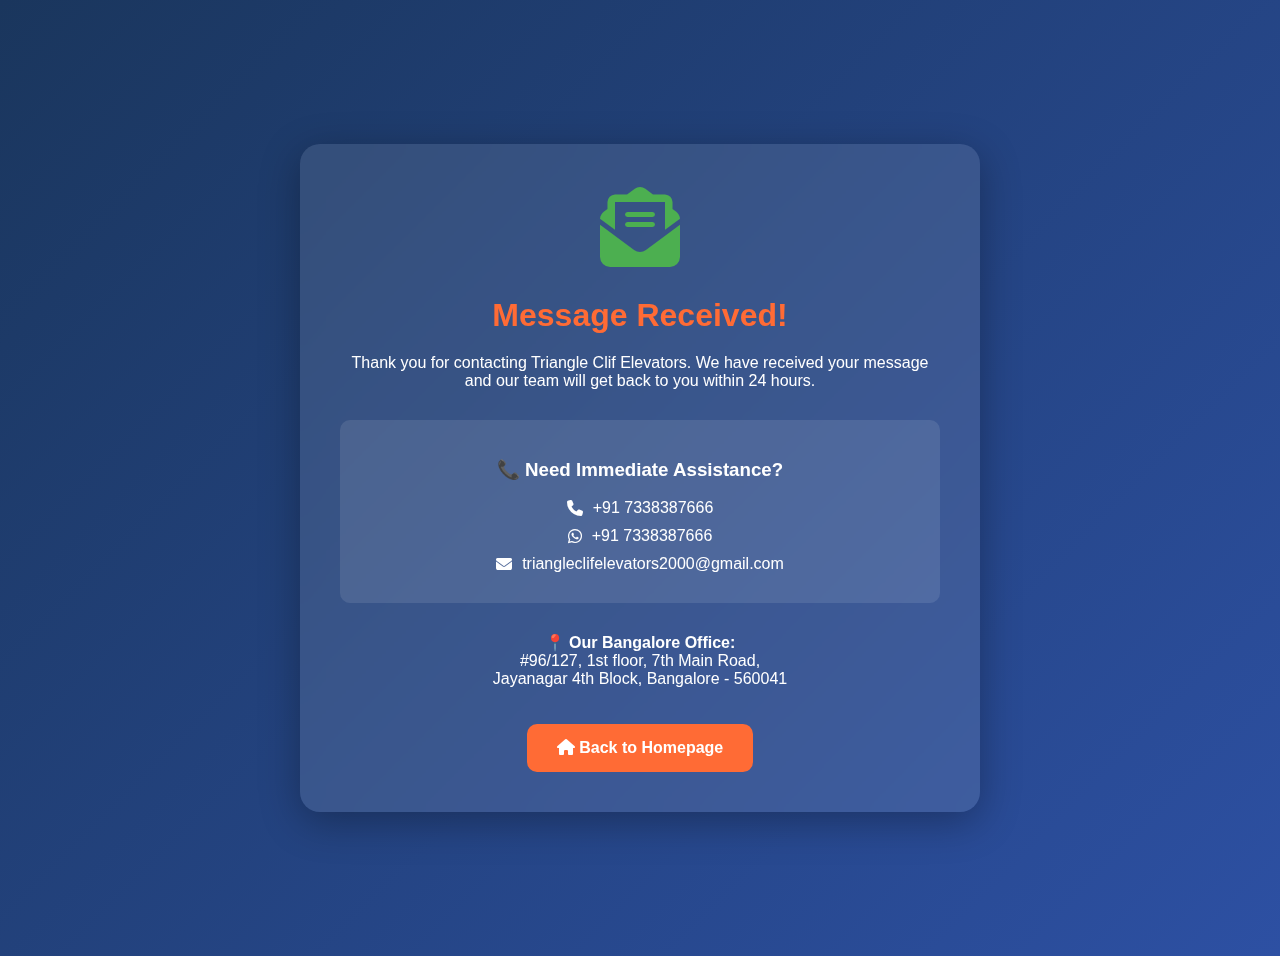
<file: thank-you.html>
<!DOCTYPE html>
<html lang="en">
<head>
    <meta charset="UTF-8">
    <meta name="viewport" content="width=device-width, initial-scale=1.0">
    <title>Thank You | Triangle Clif Elevators</title>
    <style>
        body {
            font-family: 'Inter', sans-serif;
            background: linear-gradient(135deg, #1a365d, #2d50a3);
            color: white;
            min-height: 100vh;
            display: flex;
            flex-direction: column;
            align-items: center;
            justify-content: center;
            text-align: center;
            padding: 20px;
        }
        .container {
            max-width: 600px;
            background: rgba(255, 255, 255, 0.1);
            backdrop-filter: blur(10px);
            padding: 40px;
            border-radius: 20px;
            box-shadow: 0 10px 40px rgba(0, 0, 0, 0.3);
        }
        h1 {
            color: #ff6b35;
            margin-bottom: 20px;
        }
        .message-icon {
            font-size: 80px;
            color: #4CAF50;
            margin-bottom: 20px;
            animation: float 3s ease-in-out infinite;
        }
        @keyframes float {
            0%, 100% { transform: translateY(0); }
            50% { transform: translateY(-10px); }
        }
        .contact-info {
            background: rgba(255, 255, 255, 0.1);
            padding: 20px;
            border-radius: 10px;
            margin: 30px 0;
        }
        .contact-item {
            display: flex;
            align-items: center;
            justify-content: center;
            gap: 10px;
            margin: 10px 0;
        }
        .btn {
            display: inline-block;
            background: #ff6b35;
            color: white;
            padding: 15px 30px;
            border-radius: 10px;
            text-decoration: none;
            font-weight: bold;
            margin-top: 20px;
            transition: transform 0.3s;
        }
        .btn:hover {
            transform: scale(1.05);
        }
    </style>
    <link rel="stylesheet" href="https://cdnjs.cloudflare.com/ajax/libs/font-awesome/6.4.0/css/all.min.css">
</head>
<body>
    <div class="container">
        <div class="message-icon">
            <i class="fas fa-envelope-open-text"></i>
        </div>
        <h1>Message Received!</h1>
        <p>Thank you for contacting Triangle Clif Elevators. We have received your message and our team will get back to you within 24 hours.</p>
        
        <div class="contact-info">
            <h3>📞 Need Immediate Assistance?</h3>
            <div class="contact-item">
                <i class="fas fa-phone"></i>
                <span>+91 7338387666</span>
            </div>
            <div class="contact-item">
                <i class="fab fa-whatsapp"></i>
                <span>+91 7338387666</span>
            </div>
            <div class="contact-item">
                <i class="fas fa-envelope"></i>
                <span>triangleclifelevators2000@gmail.com</span>
            </div>
        </div>
        
        <p><strong>📍 Our Bangalore Office:</strong><br>
        #96/127, 1st floor, 7th Main Road,<br>
        Jayanagar 4th Block, Bangalore - 560041</p>
        
        <a href="index.html" class="btn">
            <i class="fas fa-home"></i> Back to Homepage
        </a>
    </div>
</body>
</html>
</file>
